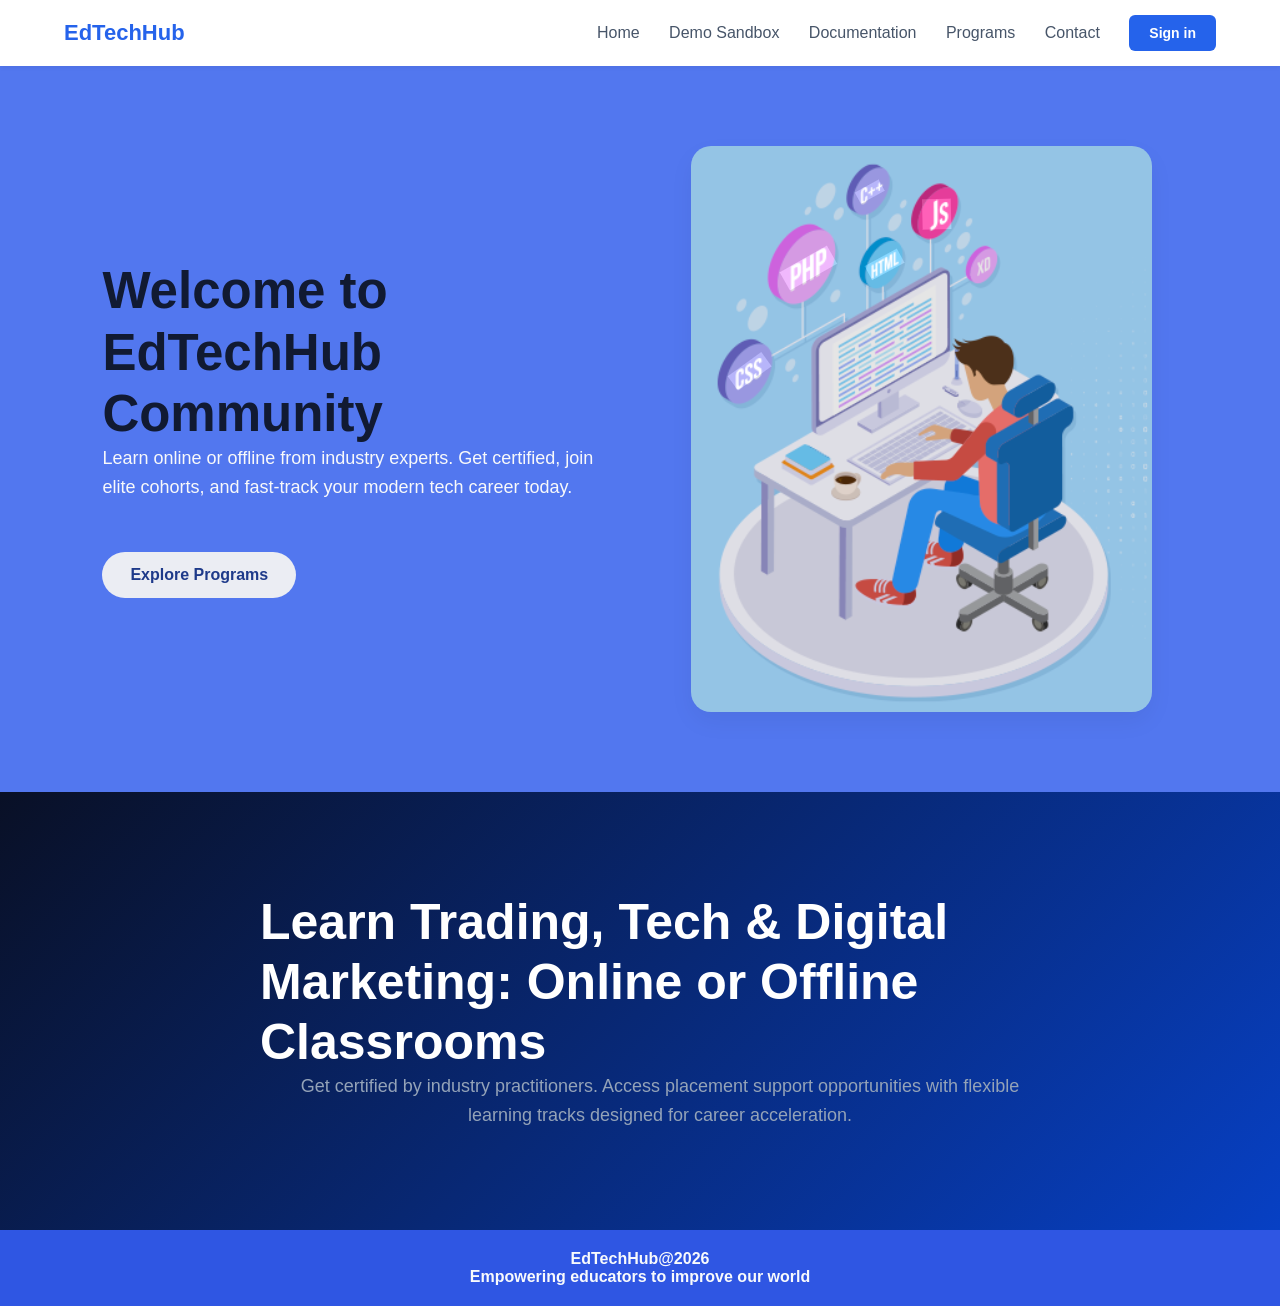
<file: index.html>
<!DOCTYPE html>  
<html lang="en">
<head>
    <meta charset="UTF-8">
    <meta name="viewport" content="width=device-width, initial-scale=1.0">
    <title>EdTechHub - Home Page</title>
    <link rel="icon" href="logo.png">
    <link rel="stylesheet" href="styles.css">
</head>  

<body>
<header>
  <nav class="navbar">
        <a  class="logo">EdTechHub</a>
        <div class="nav-links">
            <a href="index.html" id="nav-home" class="active">Home</a>
            <a href="/Pages/demo.html" id="nav-demo"  >Demo Sandbox</a>
            <a href="/Pages/readme.html" id="nav-doc">Documentation</a>
            <a href="/Pages/courses.html">Programs</a>
            <a href="/Pages/contact.html">Contact</a>
           
            <form action="form.html" style="display: inline;">
                <button class="signin-btn" type="submit">Sign in</button>
            </form>
        </div>
    </nav>
</header>
    
<section class="home-top">
  <div class="home-content">
    <h1 class="home-title">Welcome to EdTechHub Community</h1>
    <p class="home-description">Learn online or offline from industry experts. Get certified, join elite cohorts, and fast-track your modern tech career today.</p>
    <a href="/Pages/courses.html" class="home-cta">Explore Programs</a>
  </div>
  
  <div class="home-image-container">
    <img src="/Img/welcome.png" alt="Tech Learning Dashboard" class="home-image">
  </div>
</section>
   
    <header class="hero-section">
        <div class="hero-content">
            <h1 class="hero-title"> Learn Trading, Tech & Digital Marketing: Online or Offline Classrooms</h1>
            <p class="hero-subtitle">Get certified by industry practitioners. Access placement support opportunities with flexible learning tracks designed for career acceleration.</p>
        </div>
    </header>
    <footer>
        <div class="footer">
        <h4>EdTechHub@2026 <br>Empowering educators to improve our world</h4>
        </div>
    </footer>   
</body>
</html>
</file>
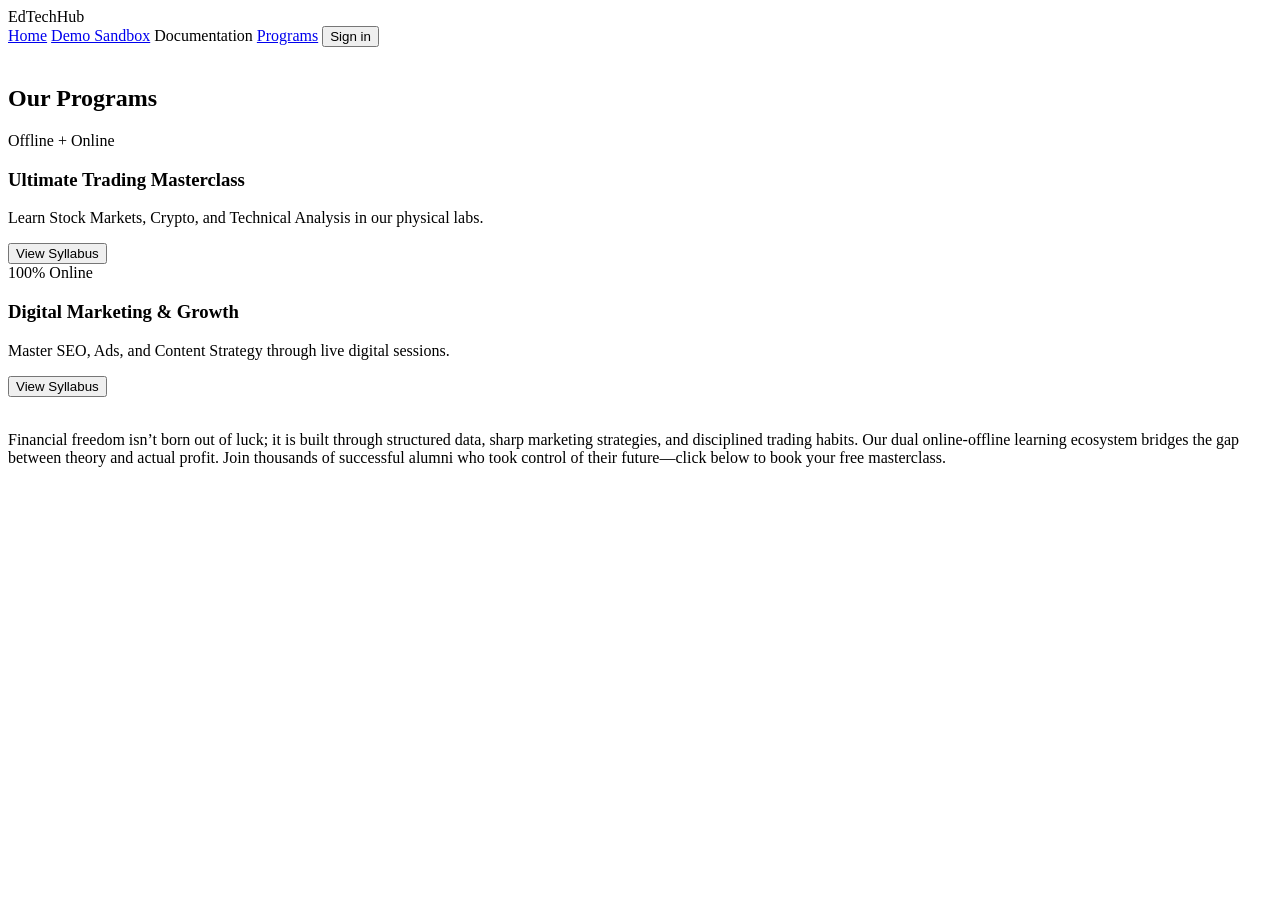
<file: courses.html>
<!DOCTYPE html>
<html lang="en">
<head>
    <meta charset="UTF-8">
    <meta name="viewport" content="width=device-width, initial-scale=1.0">
    <title>EdTechHub - Live Interactive Demo Sandbox</title>
</head>
<body>
       <nav class="navbar">
        <a  class="logo">EdTechHub</a>
        <div class="nav-links">
            <a href="index.html" id="nav-home" class="active">Home</a>
            <a id="nav-demo" href="demo.html" >Demo Sandbox</a>
            <a id="nav-doc">Documentation</a>
            <a href="courses.html">Programs</a>
            <!-- <a href="#">Offline Centres</a> -->
           
            <form action="form.html" style="display: inline;">
                <button class="signin-btn" type="submit">Sign in</button>
            </form>
        </div>
    </nav>
    <br>
 <section class="courses">
    <h1>Our Programs</h1>
    <form>
     <div class="card">
      <span class="badge offline">Offline + Online</span>
      <h3>Ultimate Trading Masterclass</h3>
      <p>Learn Stock Markets, Crypto, and Technical Analysis in our physical labs.</p>
      <button class="btn" type="submit">View Syllabus</button>
    </div>

    </form>
    <div class="card">
      <span class="badge online">100% Online</span>
      <h3>Digital Marketing & Growth</h3>
      <p>Master SEO, Ads, and Content Strategy through live digital sessions.</p>
      <button class="btn">View Syllabus</button>
    </div>

     </div>
    </section>
    <br>
    <div class="sss" > 
    <p>Financial freedom isn’t born out of luck; it is built through structured data, sharp marketing strategies, and disciplined trading habits. Our dual online-offline learning ecosystem bridges the gap between theory and actual profit. Join thousands of successful alumni who took control of their future—click below to book your free masterclass.</p>
    </div>
   
    

</body>
</file>
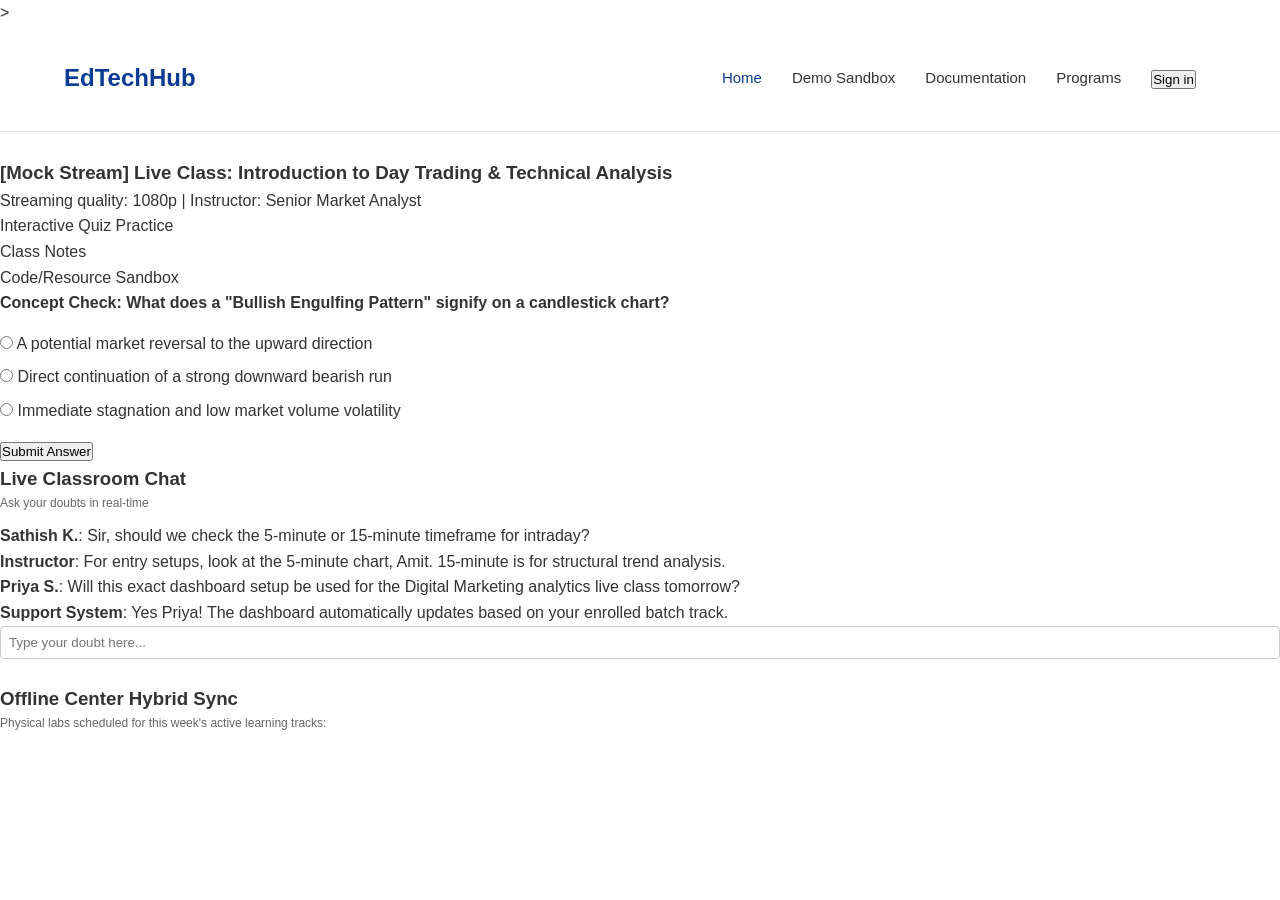
<file: demo.html>
<!DOCTYPE html>
<html lang="en">
<head>
    <meta charset="UTF-8">
    <meta name="viewport" content="width=device-width, initial-scale=1.0">
    ><title>EdTechHub - Live Interactive Demo Sandbox</title>
    <link rel="stylesheet" href="demo.css">
</head>


<body>

    <header>
         <nav class="navbar">
        <a  class="logo">EdTechHub</a>
        <div class="nav-links">
            <a href="index.html" id="nav-home" class="active">Home</a>
            <a id="nav-demo" href="demo.html" >Demo Sandbox</a>
            <a id="nav-doc">Documentation</a>
            <a href="courses.html">Programs</a>
            <a href="#"></a>
           
            <form action="form.html" style="display: inline;">
                <button class="signin-btn" type="submit">Sign in</button>
            </form>
        </div>
    </nav>
    <br>
    </header>

        

    <div class="container">
        <div class="main-content">
            <div class="video-placeholder">
                <h3>[Mock Stream] Live Class: Introduction to Day Trading & Technical Analysis</h3>
                <p>Streaming quality: 1080p | Instructor: Senior Market Analyst</p>
            </div>

            <div class="tabs">
                <div class="tab active">Interactive Quiz Practice</div>
                <div class="tab">Class Notes</div>
                <div class="tab">Code/Resource Sandbox</div>
            </div>

            <div class="interactive-box">
                <h4>Concept Check: What does a "Bullish Engulfing Pattern" signify on a candlestick chart?</h4>
                <div style="margin: 15px 0;">
                    <label style="display:block; margin-bottom:8px;"><input type="radio" name="quiz"> A potential market reversal to the upward direction</label>
                    <label style="display:block; margin-bottom:8px;"><input type="radio" name="quiz"> Direct continuation of a strong downward bearish run</label>
                    <label style="display:block; margin-bottom:8px;"><input type="radio" name="quiz"> Immediate stagnation and low market volume volatility</label>
                </div>
                <button class="btn">Submit Answer</button>
            </div>
        </div>

        <div class="sidebar">
            <h3>Live Classroom Chat</h3>
            <p style="font-size: 12px; color: #666; margin-bottom: 10px;">Ask your doubts in real-time</p>
            
            <div class="chat-box">
                <div class="chat-msg"><strong>Sathish K.</strong>: Sir, should we check the 5-minute or 15-minute timeframe for intraday?</div>
                <div class="chat-msg"><strong>Instructor</strong>: For entry setups, look at the 5-minute chart, Amit. 15-minute is for structural trend analysis.</div>
                <div class="chat-msg"><strong>Priya S.</strong>: Will this exact dashboard setup be used for the Digital Marketing analytics live class tomorrow?</div>
                <div class="chat-msg"><strong>Support System</strong>: Yes Priya! The dashboard automatically updates based on your enrolled batch track.</div>
        </div>
            
            <input type="text" placeholder="Type your doubt here..." style="width:100%; padding:8px; border:1px solid #ccc; border-radius:4px; margin-bottom:25px;">

            <h3>Offline Center Hybrid Sync</h3>
            <p style="font-size: 12px; color: #666;">Physical labs scheduled for this week's active learning tracks:</p>
        </body>
</file>
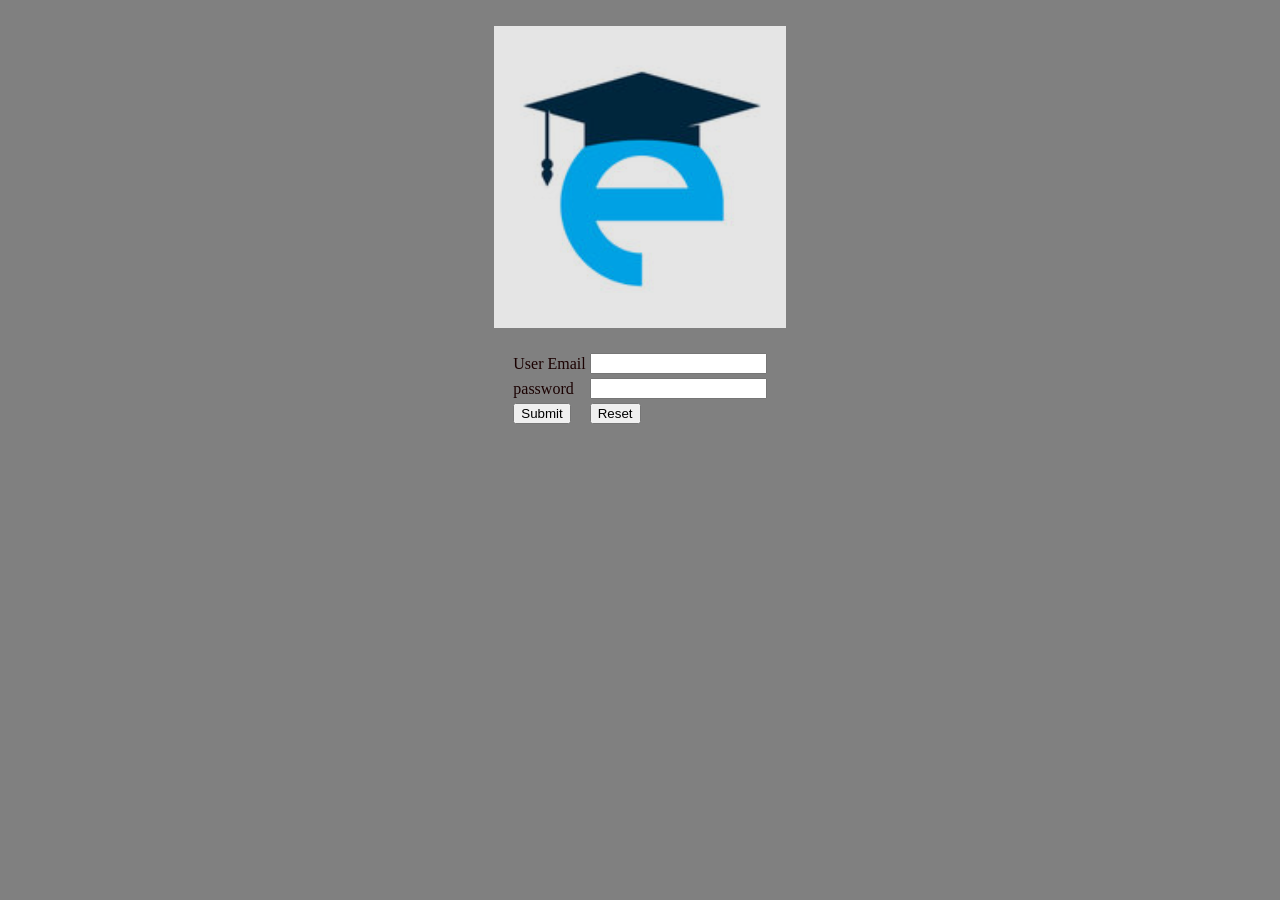
<file: form.html>
<!DOCTYPE html>
<html lang="en">
<head>
    <meta charset="UTF-8">
    <meta name="viewport" content="width=device-width, initial-scale=2.0">
    <title>Sign In</title>
</head>
<body bgcolor="grey" style="color:rgb(26, 1, 1) "> 
    <br>
<center>
    
         <img src="logo.png" alt="logo">
  <form>
    <table>

      <tr>
        <td> User Email</td> <td><input type="email"></td>
      </tr>

      <tr>
        <td>password</td> <td><input type="password"></td>
      </tr>
      <br>
      <tr>
        <td><input type="submit"></td> <td><input type="reset"></td>
      </tr>
    </table>
  </form>
   
</center>
</body>
</html>

</html>
</file>
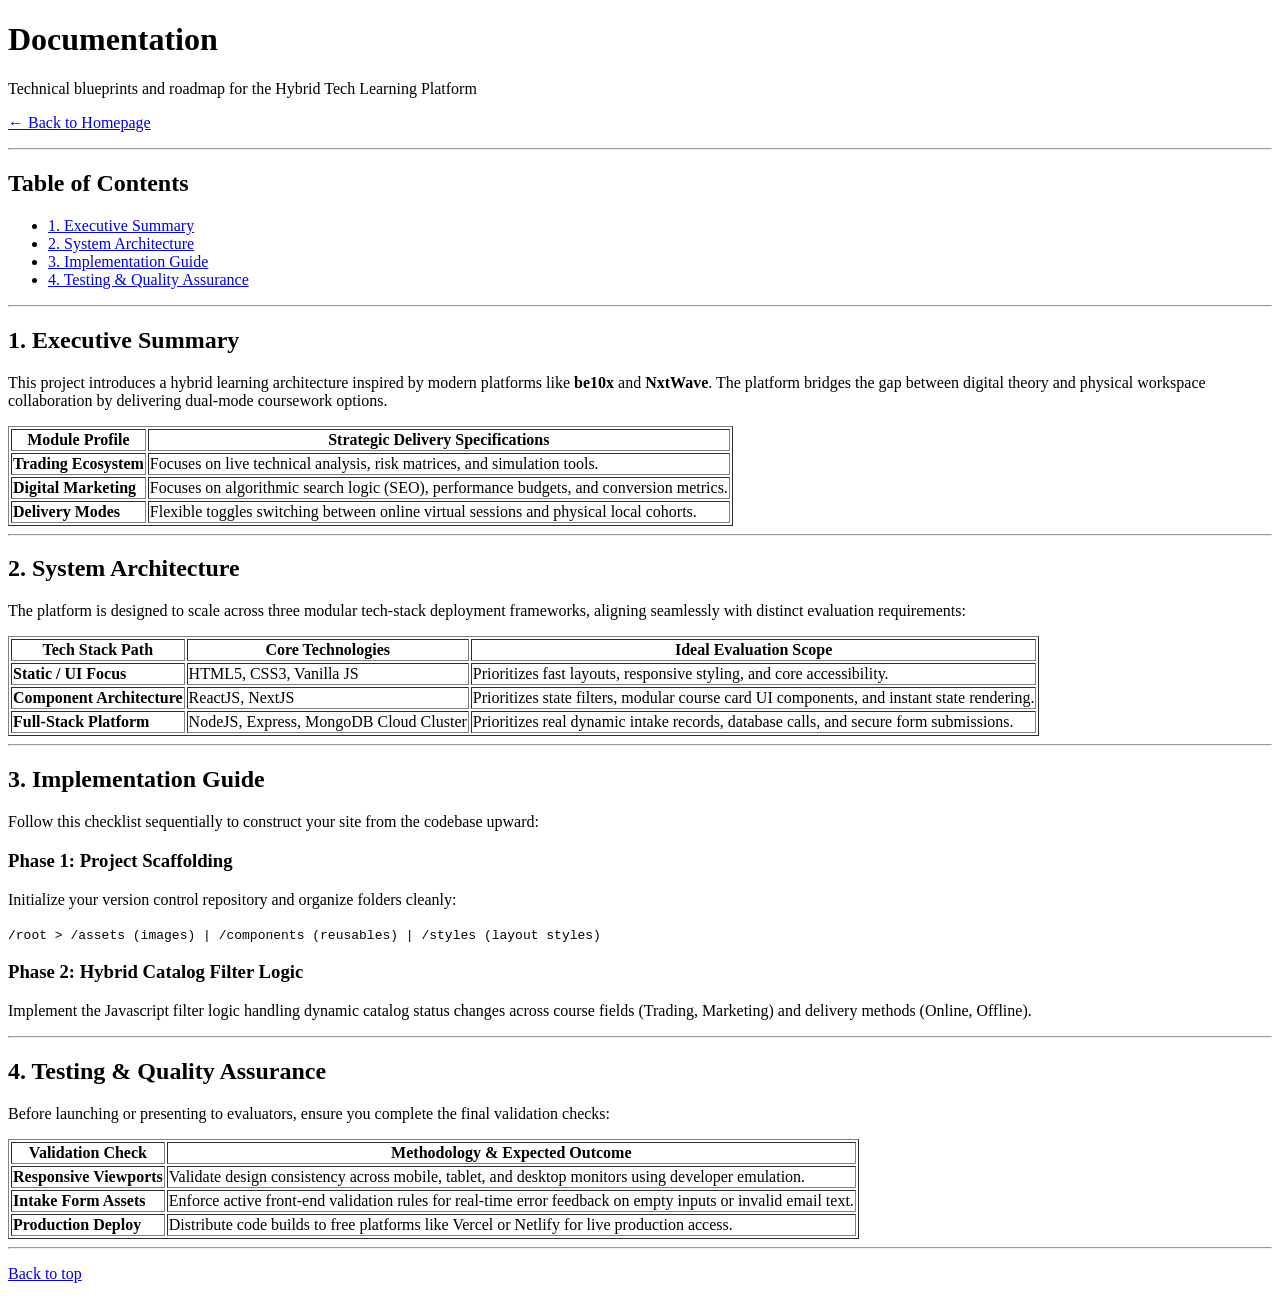
<file: readme.html>
<!DOCTYPE html>
<html lang="en">
<head>
    <meta charset="UTF-8">
    <meta name="viewport" content="width=device-width, initial-scale=1.0">
    <title>EdTechHub -Documentation </title>
</head>
<body>

    <header>
        <h1>Documentation</h1>
        <p>Technical blueprints and roadmap for the Hybrid Tech Learning Platform</p>
        <p><a href="index.html">← Back to Homepage</a></p>
    </header>

    <hr>

    <nav>
        <h2>Table of Contents</h2>
        <ul>
            <li><a href="#summary">1. Executive Summary</a></li>
            <li><a href="#architecture">2. System Architecture</a></li>
            <li><a href="#implementation">3. Implementation Guide</a></li>
            <li><a href="#testing">4. Testing & Quality Assurance</a></li>
        </ul>
    </nav>

    <hr>

    <main>

        <section id="summary">
            <h2>1. Executive Summary</h2>
            <p>This project introduces a hybrid learning architecture inspired by modern platforms like <strong>be10x</strong> and <strong>NxtWave</strong>. The platform bridges the gap between digital theory and physical workspace collaboration by delivering dual-mode coursework options.</p>
            
            <table border="1">
                <thead>
                    <tr>
                        <th>Module Profile</th>
                        <th>Strategic Delivery Specifications</th>
                    </tr>
                </thead>
                <tbody>
                    <tr>
                        <td><strong>Trading Ecosystem</strong></td>
                        <td>Focuses on live technical analysis, risk matrices, and simulation tools.</td>
                    </tr>
                    <tr>
                        <td><strong>Digital Marketing</strong></td>
                        <td>Focuses on algorithmic search logic (SEO), performance budgets, and conversion metrics.</td>
                    </tr>
                    <tr>
                        <td><strong>Delivery Modes</strong></td>
                        <td>Flexible toggles switching between online virtual sessions and physical local cohorts.</td>
                    </tr>
                </tbody>
            </table>
        </section>

        <hr>

        <section id="architecture">
            <h2>2. System Architecture</h2>
            <p>The platform is designed to scale across three modular tech-stack deployment frameworks, aligning seamlessly with distinct evaluation requirements:</p>
            
            <table border="1">
                <thead>
                    <tr>
                        <th>Tech Stack Path</th>
                        <th>Core Technologies</th>
                        <th>Ideal Evaluation Scope</th>
                    </tr>
                </thead>
                <tbody>
                    <tr>
                        <td><strong>Static / UI Focus</strong></td>
                        <td>HTML5, CSS3, Vanilla JS</td>
                        <td>Prioritizes fast layouts, responsive styling, and core accessibility.</td>
                    </tr>
                    <tr>
                        <td><strong>Component Architecture</strong></td>
                        <td>ReactJS, NextJS</td>
                        <td>Prioritizes state filters, modular course card UI components, and instant state rendering.</td>
                    </tr>
                    <tr>
                        <td><strong>Full-Stack Platform</strong></td>
                        <td>NodeJS, Express, MongoDB Cloud Cluster</td>
                        <td>Prioritizes real dynamic intake records, database calls, and secure form submissions.</td>
                    </tr>
                </tbody>
            </table>
        </section>

        <hr>

        <section id="implementation">
            <h2>3. Implementation Guide</h2>
            <p>Follow this checklist sequentially to construct your site from the codebase upward:</p>
            
            <h3>Phase 1: Project Scaffolding</h3>
            <p>Initialize your version control repository and organize folders cleanly:</p>
            <p><code>/root &gt; /assets (images) | /components (reusables) | /styles (layout styles)</code></p>

            <h3>Phase 2: Hybrid Catalog Filter Logic</h3>
            <p>Implement the Javascript filter logic handling dynamic catalog status changes across course fields (Trading, Marketing) and delivery methods (Online, Offline).</p>
        </section>

        <hr>

        <section id="testing">
            <h2>4. Testing & Quality Assurance</h2>
            <p>Before launching or presenting to evaluators, ensure you complete the final validation checks:</p>
            
            <table border="1">
                <thead>
                    <tr>
                        <th>Validation Check</th>
                        <th>Methodology & Expected Outcome</th>
                    </tr>
                </thead>
                <tbody>
                    <tr>
                        <td><strong>Responsive Viewports</strong></td>
                        <td>Validate design consistency across mobile, tablet, and desktop monitors using developer emulation.</td>
                    </tr>
                    <tr>
                        <td><strong>Intake Form Assets</strong></td>
                        <td>Enforce active front-end validation rules for real-time error feedback on empty inputs or invalid email text.</td>
                    </tr>
                    <tr>
                        <td><strong>Production Deploy</strong></td>
                        <td>Distribute code builds to free platforms like Vercel or Netlify for live production access.</td>
                    </tr>
                </tbody>
            </table>
        </section>

    </main>

    <hr>

    <footer>
        <p><a href="#top">Back to top</a></p>
    </footer>

</body>
</html>
</file>
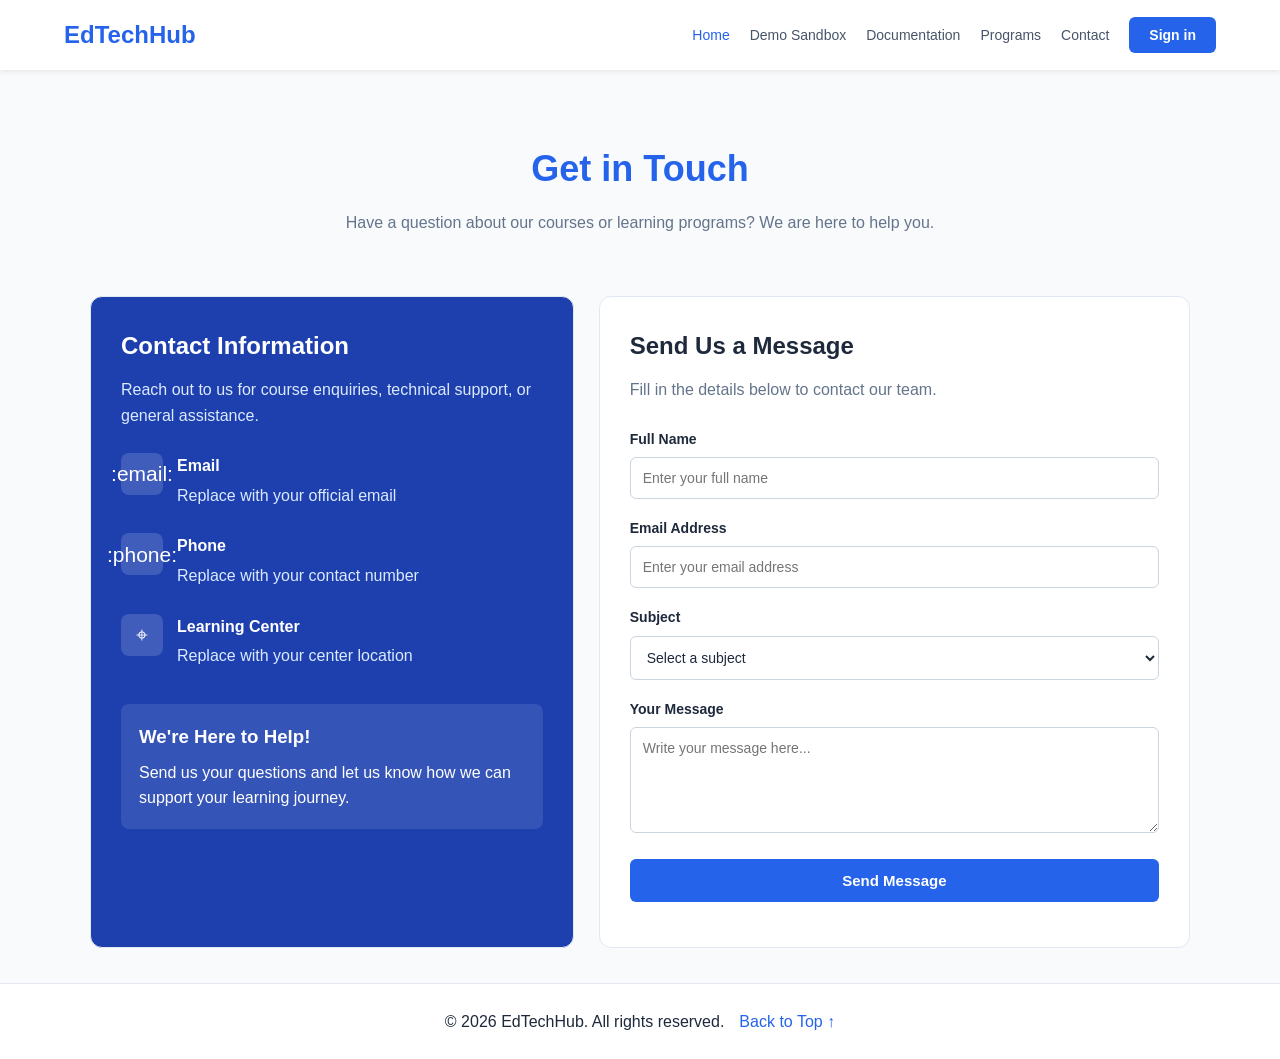
<file: Pages/contact.html>
<!DOCTYPE html>
<html lang="en">
    <head>
        <meta charset="UTF-8">
        <meta name="viewport" content="width=device-width, initial-scale=1.0">
        <title>EdTechHub - Contact Us</title>
        <link rel="stylesheet" href="/Styles/contact.css">
    </head>
    
    <div class="navbar">
        <a class="logo">EdTechHub</a>
        <div class="nav-links">
            <a href="/index.html" id="nav-home" class="active">Home</a>
            <a href="/Pages/demo.html" id="nav-demo"  >Demo Sandbox</a>
            <a href="/Pages/readme.html" id="nav-doc">Documentation</a>
            <a href="/Pages/courses.html">Programs</a>  
            <a href="/Pages/contact.html">Contact</a>

           <form action="form.html" style="display: inline;">
                <button class="signin-btn" type="submit">Sign in</button>
            </form>
        </div>
    </div>

    </header>

    <main>

        <section class="contact-hero">
            <h1>Get in Touch</h1>

            <p>
                Have a question about our courses or learning programs?
                We are here to help you.
            </p>
        </section>

        <section class="contact-container">

            <div class="contact-info">

                <h2>Contact Information</h2>

                <p>
                    Reach out to us for course enquiries,
                    technical support, or general assistance.
                </p>

                <div class="info-item">
                    <span class="info-icon">:email:</span>
                    <div>
                        <h3>Email</h3>
                        <p>Replace with your official email</p>
                    </div>
                </div>

                <div class="info-item">
                    <span class="info-icon">:phone:</span>
                    <div>
                        <h3>Phone</h3>
                        <p>Replace with your contact number</p>
                    </div>
                </div>

                <div class="info-item">
                    <span class="info-icon">⌖</span>
                    <div>
                        <h3>Learning Center</h3>
                        <p>Replace with your center location</p>
                    </div>
                </div>

                <div class="contact-note">
                    <h3>We're Here to Help!</h3>
                    <p>
                        Send us your questions and let us know
                        how we can support your learning journey.
                    </p>
                </div>

            </div>

            
            <div class="contact-form-box">

                <h2>Send Us a Message</h2>

                <p class="form-description">
                    Fill in the details below to contact our team.
                </p>

                <form id="contact-form">

                    <div class="form-group">
                        <label for="name">Full Name</label>

                        <input
                            type="text"
                            id="name"
                            name="name"
                            placeholder="Enter your full name"
                            required
                            minlength="2">
                    </div>

                    <div class="form-group">
                        <label for="email">Email Address</label>

                        <input
                            type="email"
                            id="email"
                            name="email"
                            placeholder="Enter your email address"
                            required>
                    </div>

                    <div class="form-group">
                        <label for="subject">Subject</label>

                        <select id="subject" name="subject" required>
                            <option value="">Select a subject</option>
                            <option value="course">Course Enquiry</option>
                            <option value="technical">Technical Support</option>
                            <option value="admission">Admission Enquiry</option>
                            <option value="other">Other</option>
                        </select>
                    </div>

                    <div class="form-group">
                        <label for="message">Your Message</label>

                        <textarea
                            id="message"
                            name="message"
                            rows="5"
                            placeholder="Write your message here..."
                            required
                            minlength="10"></textarea>
                    </div>

                    <button type="submit" class="submit-btn">
                        Send Message
                    </button>

                </form>

                <p id="form-status" class="form-status"
                   aria-live="polite"></p>

            </div>

        </section>

    </main>

    
    <footer class="footer">
        <p>&copy; 2026 EdTechHub. All rights reserved.</p>
        <a href="#top">Back to Top ↑</a>
    </footer>

</body>
</html>
</file>
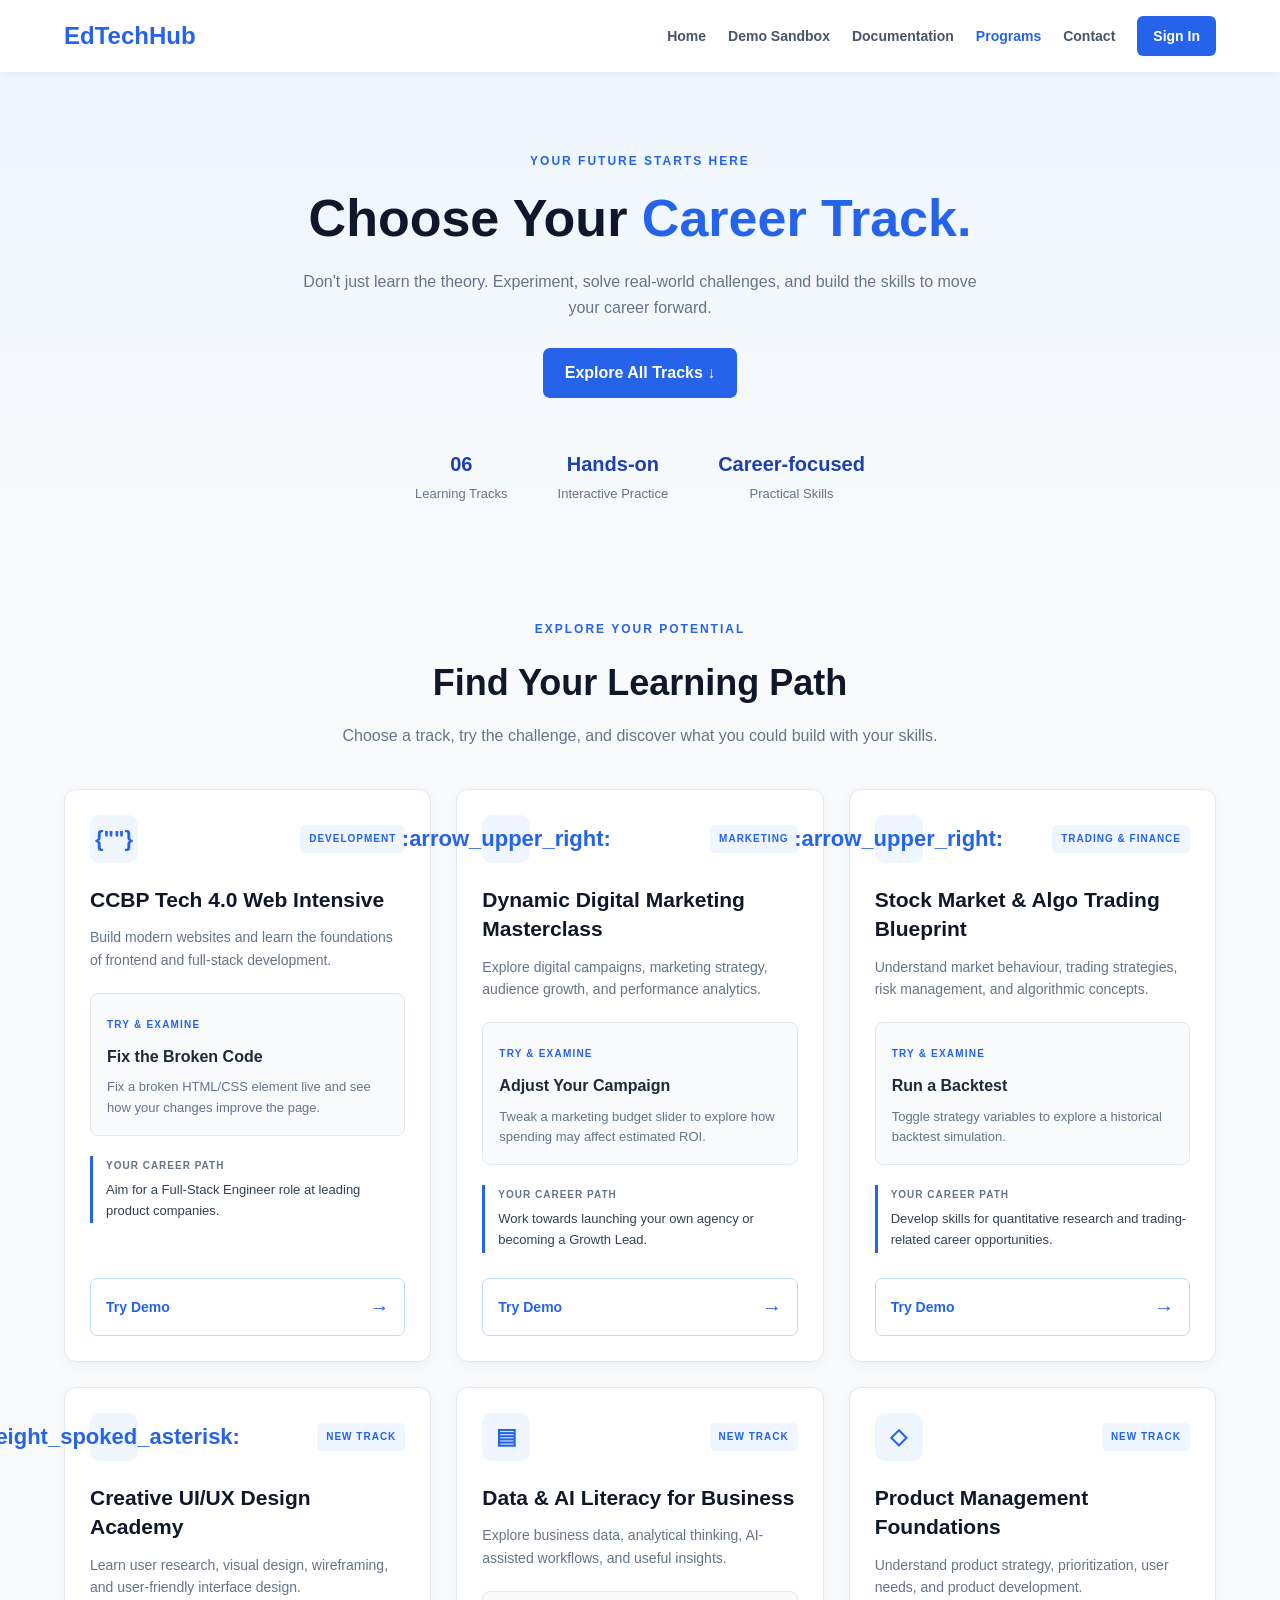
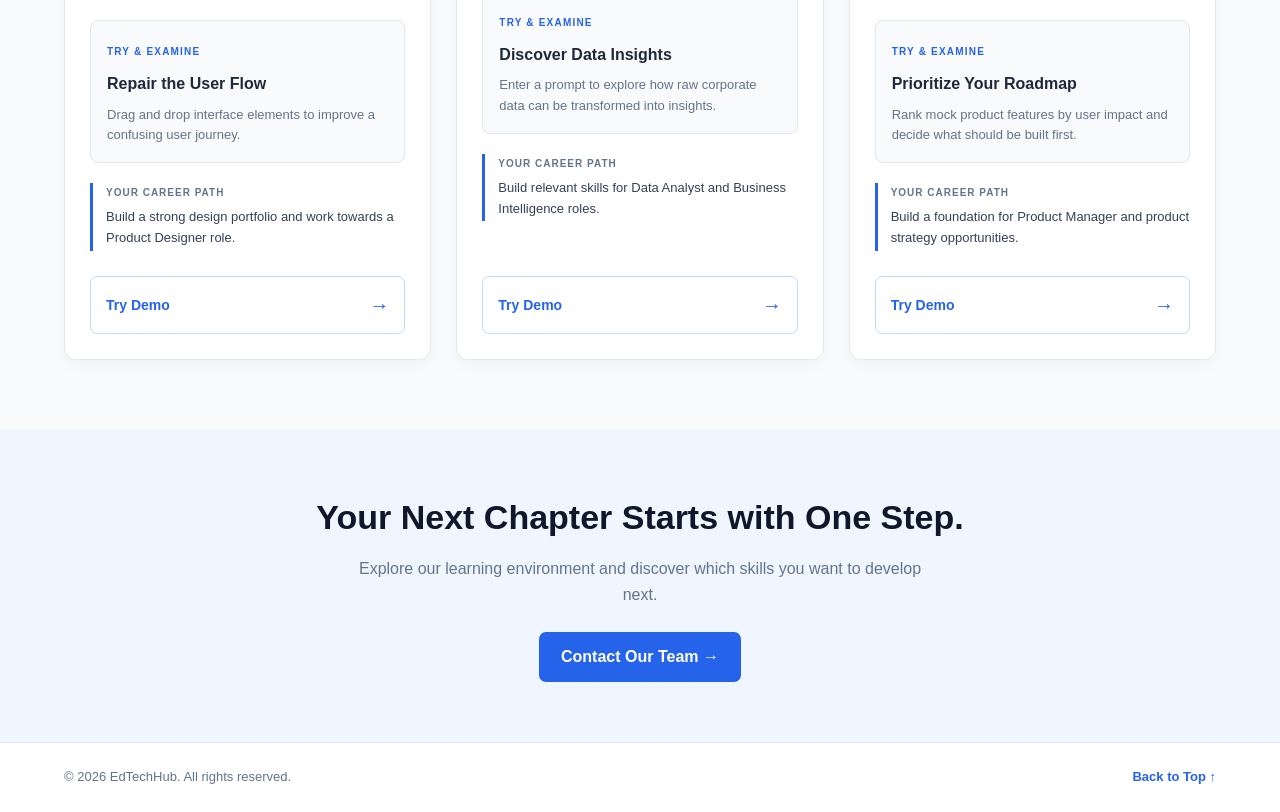
<file: Pages/courses.html>
<!-- <!DOCTYPE html>
<html lang="en">
<head>
    <meta charset="UTF-8">
    <meta name="viewport" content="width=device-width, initial-scale=1.0">
    <title>EdTechHub - Live Interactive Demo Sandbox</title>
</head>
<body>
       <nav class="navbar">
        <a  class="logo">EdTechHub</a>
        <div class="nav-links">
            <a href="/index.html" id="nav-home" class="active">Home</a>
            <a href="/Pages/demo.html" id="nav-demo"  >Demo Sandbox</a>
            <a href="/Pages/readme.html" id="nav-doc">Documentation</a>
            <a href="/Pages/courses.html">Programs</a>
            <a href="/Pages/contact.html">Contact</a>
            
            <form action="form.html" style="display: inline;">
                <button class="signin-btn" type="submit">Sign in</button>
            </form>
        </div>
    </nav>
    <section class="hero-description">
    <h1>Explore Our Programs</h1>
    <p class="lead-text">
        Accelerate your career with industry-mapped coding tracks. Master frontend 
        architecture, deploy live applications, and test your logic in our secure sandbox.
    </p>
     <div class="course-grid" id="courseGrid">
            
            <div class="course-card" data-modes="online,offline">
                <div>
                    <div class="card-header">
                        <span class="category-badge">Trading & Finance</span>
                        <span class="rating">⭐ 4.9</span>
                    </div>
                    <h3 class="course-title">Stock Market & amp; Algo Trading Blueprint</h3>
                    <p class="duration">⏱️ 3 Months Course Duration</p>
                    <div class="modes-container">
                        <span class="mode-badge mode-online">🌐 Live Online</span>
                        <span class="mode-badge mode-offline">🏫 Classroom Available</span>
                    </div>
                </div> 
                <div class="card-actions">
                    <a href="#" class="action-btn btn-secondary">Syllabus</a>
                    <a href="#" class="action-btn btn-primary">Details</a>
                </div>
            </div>
            <br>

            <div class="course-card" data-modes="online">
                <div>
                    <div class="card-header">
                        <span class="category-badge">Marketing</span>
                        <span class="rating">⭐ 4.8</span>
                    </div>
                    <h3 class="course-title">Dynamic Digital Marketing Masterclass</h3>
                    <p class="duration">⏱️ 4 Months Course Duration</p>
                    <div class="modes-container">
                        <span class="mode-badge mode-online">🌐 Live Online Only</span>
                    </div>
                </div>
                <div class="card-actions">
                    <a href="#" class="action-btn btn-secondary">Syllabus</a>
                    <a href="#" class="action-btn btn-primary">Details</a>
                </div>
            </div>
            <br>

            <div class="course-card" data-modes="offline">
                <div>
                    <div class="card-header">
                        <span class="category-badge">Web Development</span>
                        <span class="rating">⭐ 4.7</span>
                    </div>
                    <h3 class="course-title">CCBP Tech 4.0 Web Intensive</h3>
                    <p class="duration">⏱️ 6 Months Course Duration</p>
                    <div class="modes-container">
                        <span class="mode-badge mode-offline">🏫 Classroom Only</span>
                    </div>
                </div>
                <div class="card-actions">
                    <a href="#" class="action-btn btn-secondary">Syllabus</a>
                    <a href="#" class="action-btn btn-primary">Details</a>
                </div>
            </div>
            <br>

        </div>
    </div>
    </section>
<style>
     * { box-sizing: border-box; margin: 0; padding: 0; font-family: 'Inter', sans-serif; }
        body { background-color: #f8fafc; color: #1e293b; padding-bottom: 60px; }

        .navbar {
            display: flex;
            justify-content: space-between;
            align-items: center;
            background: #ffffff;
            padding: 15px 5%;
            box-shadow: 0 2px 4px rgba(0,0,0,0.05);
            position: sticky;
            top: 0;
            z-index: 100;
        }
        .logo { font-size: 22px; font-weight: 700; color: #2563eb; text-decoration: none; }
        .nav-links a { margin-right: 25px; text-decoration: none; color: #475569; font-weight: 500; }
        .nav-links a:hover { color: #2563eb; }
        .cta-btn { background: #2563eb; color: #ffffff; padding: 10px 20px; border-radius: 6px; border: none; font-weight: 600; cursor: pointer; }
        .cta-btn:hover { background: #1d4ed8; }

        
</style> -->
<!DOCTYPE html>
<html lang="en">
<head>
    <meta charset="UTF-8">
    <meta name="viewport" content="width=device-width, initial-scale=1.0">

    <title>EdTechHub | Course Tracks</title>

    <link rel="stylesheet" href="/Styles/courses.css">
</head>
<body id="top">
    <nav class="navbar">
        <a href="/index.html" class="logo">EdTechHub</a>

        <div class="nav-links">
            <a href="/index.html">Home</a>
            <a href="/Pages/demo.html">Demo Sandbox</a>
            <a href="/Pages/readme.html">Documentation</a>
            <a href="/Pages/courses.html" class="active">Programs</a>
            <a href="/Pages/contact.html">Contact</a>
            <a href="/Pages/form.html" class="signin-btn">Sign In</a>
        </div>
    </nav>

    <header class="hero">
        <span class="eyebrow">YOUR FUTURE STARTS HERE</span>

        <h1>Choose Your <span>Career Track.</span></h1>

        <p>
            Don't just learn the theory. Experiment, solve real-world
            challenges, and build the skills to move your career forward.
        </p>

        <a href="#tracks" class="hero-btn">Explore All Tracks ↓</a>

        <div class="hero-stats">
            <div>
                <strong>06</strong>
                <span>Learning Tracks</span>
            </div>
            <div>
                <strong>Hands-on</strong>
                <span>Interactive Practice</span>
            </div>
            <div>
                <strong>Career-focused</strong>
                <span>Practical Skills</span>
            </div>
        </div>
    </header>

    <main id="tracks" class="courses-section">

        <div class="section-heading">
            <span class="eyebrow">EXPLORE YOUR POTENTIAL</span>
            <h2>Find Your Learning Path</h2>
            <p>
                Choose a track, try the challenge, and discover
                what you could build with your skills.
            </p>
        </div>

        <div class="course-grid">

            <article class="course-card">
                <div class="card-top">
                    <span class="course-icon">{"</>"}</span>
                    <span class="category">DEVELOPMENT</span>
                </div>

                <h3>CCBP Tech 4.0 Web Intensive</h3>

                <p class="course-description">
                    Build modern websites and learn the foundations
                    of frontend and full-stack development.
                </p>

                <div class="challenge">
                    <span class="challenge-label">TRY & EXAMINE</span>
                    <h4>Fix the Broken Code</h4>
                    <p>
                        Fix a broken HTML/CSS element live and
                        see how your changes improve the page.
                    </p>
                </div>

                <div class="career">
                    <span>YOUR CAREER PATH</span>
                    <p>
                        Aim for a Full-Stack Engineer role at
                        leading product companies.
                    </p>
                </div>

                <a href="/Pages/demo.html" class="course-btn">
                    Try Demo <span>→</span>
                </a>
            </article>

            <article class="course-card">
                <div class="card-top">
                    <span class="course-icon">:arrow_upper_right:</span>
                    <span class="category">MARKETING</span>
                </div>

                <h3>Dynamic Digital Marketing Masterclass</h3>

                <p class="course-description">
                    Explore digital campaigns, marketing strategy,
                    audience growth, and performance analytics.
                </p>

                <div class="challenge">
                    <span class="challenge-label">TRY & EXAMINE</span>
                    <h4>Adjust Your Campaign</h4>
                    <p>
                        Tweak a marketing budget slider to explore
                        how spending may affect estimated ROI.
                    </p>
                </div>

                <div class="career">
                    <span>YOUR CAREER PATH</span>
                    <p>
                        Work towards launching your own agency
                        or becoming a Growth Lead.
                    </p>
                </div>

                <a href="/Pages/demo.html" class="course-btn">
                    Try Demo <span>→</span>
                </a>
            </article>

            <article class="course-card">
                <div class="card-top">
                    <span class="course-icon">:arrow_upper_right:</span>
                    <span class="category">TRADING & FINANCE</span>
                </div>

                <h3>Stock Market & Algo Trading Blueprint</h3>

                <p class="course-description">
                    Understand market behaviour, trading strategies,
                    risk management, and algorithmic concepts.
                </p>

                <div class="challenge">
                    <span class="challenge-label">TRY & EXAMINE</span>
                    <h4>Run a Backtest</h4>
                    <p>
                        Toggle strategy variables to explore a
                        historical backtest simulation.
                    </p>
                </div>

                <div class="career">
                    <span>YOUR CAREER PATH</span>
                    <p>
                        Develop skills for quantitative research
                        and trading-related career opportunities.
                    </p>
                </div>

                <a href="/Pages/demo.html" class="course-btn">
                    Try Demo <span>→</span>
                </a>
            </article>

            <article class="course-card">
                <div class="card-top">
                    <span class="course-icon">:eight_spoked_asterisk:</span>
                    <span class="category">NEW TRACK</span>
                </div>

                <h3>Creative UI/UX Design Academy</h3>

                <p class="course-description">
                    Learn user research, visual design, wireframing,
                    and user-friendly interface design.
                </p>

                <div class="challenge">
                    <span class="challenge-label">TRY & EXAMINE</span>
                    <h4>Repair the User Flow</h4>
                    <p>
                        Drag and drop interface elements to improve
                        a confusing user journey.
                    </p>
                </div>

                <div class="career">
                    <span>YOUR CAREER PATH</span>
                    <p>
                        Build a strong design portfolio and work
                        towards a Product Designer role.
                    </p>
                </div>

                <a href="/Pages/demo.html" class="course-btn">
                    Try Demo <span>→</span>
                </a>
            </article>

            <article class="course-card">
                <div class="card-top">
                    <span class="course-icon">▤</span>
                    <span class="category">NEW TRACK</span>
                </div>

                <h3>Data & AI Literacy for Business</h3>

                <p class="course-description">
                    Explore business data, analytical thinking,
                    AI-assisted workflows, and useful insights.
                </p>

                <div class="challenge">
                    <span class="challenge-label">TRY & EXAMINE</span>
                    <h4>Discover Data Insights</h4>
                    <p>
                        Enter a prompt to explore how raw corporate
                        data can be transformed into insights.
                    </p>
                </div>

                <div class="career">
                    <span>YOUR CAREER PATH</span>
                    <p>
                        Build relevant skills for Data Analyst
                        and Business Intelligence roles.
                    </p>
                </div>

                <a href="/Pages/demo.html" class="course-btn">
                    Try Demo <span>→</span>
                </a>
            </article>

            <article class="course-card">
                <div class="card-top">
                    <span class="course-icon">◇</span>
                    <span class="category">NEW TRACK</span>
                </div>

                <h3>Product Management Foundations</h3>

                <p class="course-description">
                    Understand product strategy, prioritization,
                    user needs, and product development.
                </p>

                <div class="challenge">
                    <span class="challenge-label">TRY & EXAMINE</span>
                    <h4>Prioritize Your Roadmap</h4>
                    <p>
                        Rank mock product features by user impact
                        and decide what should be built first.
                    </p>
                </div>

                <div class="career">
                    <span>YOUR CAREER PATH</span>
                    <p>
                        Build a foundation for Product Manager
                        and product strategy opportunities.
                    </p>
                </div>

                <a href="/Pages/demo.html" class="course-btn">
                    Try Demo <span>→</span>
                </a>
            </article>

        </div>
    </main>

    <section class="final-cta">
        <h2>Your Next Chapter Starts with One Step.</h2>
        <p>
            Explore our learning environment and discover
            which skills you want to develop next.
        </p>
        <a href="/Pages/contact.html" class="hero-btn">
            Contact Our Team →
        </a>
    </section>

    <footer class="footer">
        <p>&copy; 2026 EdTechHub. All rights reserved.</p>
        <a href="#top">Back to Top ↑</a>
    </footer>

</body>
</html>
</file>
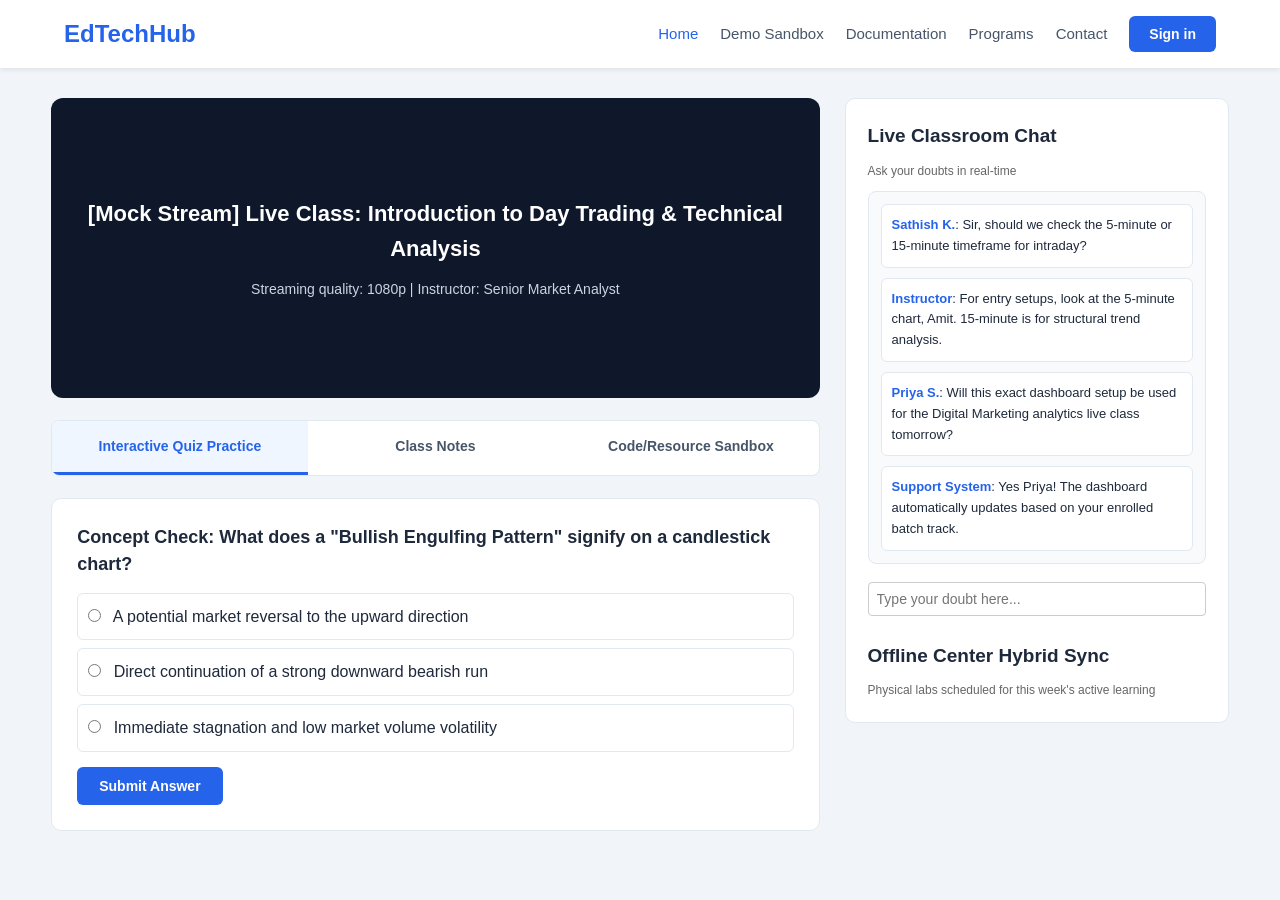
<file: Pages/demo.html>
<!DOCTYPE html>
<html lang="en">
<head>
    <meta charset="UTF-8">
    <meta name="viewport" content="width=device-width, initial-scale=1.0">
    <title>EdTechHub - Live Interactive Demo Sandbox</title>
    <link rel="stylesheet" href="/Styles/demo.css">
</head>


<body>


    <div class="navbar">
        <a class="logo">EdTechHub</a>
        <div class="nav-links">
            <a href="/index.html" id="nav-home" class="active">Home</a>
            <a href="/Pages/demo.html" id="nav-demo"  >Demo Sandbox</a>
            <a href="/Pages/readme.html" id="nav-doc">Documentation</a>
            <a href="/Pages/courses.html">Programs</a>  
            <a href="/Pages/contact.html">Contact</a>

           <form action="form.html" style="display: inline;">
                <button class="signin-btn" type="submit">Sign in</button>
            </form>
        </div>
    </div>
<div class="container">
        <div class="main-content">
            <div class="video-placeholder">
                <h3>[Mock Stream] Live Class: Introduction to Day Trading & Technical Analysis</h3>
                <p>Streaming quality: 1080p | Instructor: Senior Market Analyst</p>
            </div>

            <div class="tabs">
                <div class="tab active">Interactive Quiz Practice</div>
                <div class="tab">Class Notes</div>
                <div class="tab">Code/Resource Sandbox</div>
            </div>

            <div class="interactive-box">
                <h4>Concept Check: What does a "Bullish Engulfing Pattern" signify on a candlestick chart?</h4>
                <div style="margin: 15px 0;">
                    <label style="display:block; margin-bottom:8px;"><input type="radio" name="quiz"> A potential market reversal to the upward direction</label>
                    <label style="display:block; margin-bottom:8px;"><input type="radio" name="quiz"> Direct continuation of a strong downward bearish run</label>
                    <label style="display:block; margin-bottom:8px;"><input type="radio" name="quiz"> Immediate stagnation and low market volume volatility</label>
                </div>
                <button class="btn" onclick="alert('Demo Response Submitted! In production, this stores to the student database.')">Submit Answer</button>
            </div>
        </div>

        <div class="sidebar">
            <h3>Live Classroom Chat</h3>
            <p style="font-size: 12px; color: #666; margin-bottom: 10px;">Ask your doubts in real-time</p>
            
            <div class="chat-box">
                <div class="chat-msg"><strong>Sathish K.</strong>: Sir, should we check the 5-minute or 15-minute timeframe for intraday?</div>
                <div class="chat-msg"><strong>Instructor</strong>: For entry setups, look at the 5-minute chart, Amit. 15-minute is for structural trend analysis.</div>
                <div class="chat-msg"><strong>Priya S.</strong>: Will this exact dashboard setup be used for the Digital Marketing analytics live class tomorrow?</div>
                <div class="chat-msg"><strong>Support System</strong>: Yes Priya! The dashboard automatically updates based on your enrolled batch track.</div>
            </div>
            
            <input type="text" placeholder="Type your doubt here..." style="width:100%; padding:8px; border:1px solid #ccc; border-radius:4px; margin-bottom:25px;">

            <h3>Offline Center Hybrid Sync</h3>
            <p style="font-size: 12px; color: #666;">Physical labs scheduled for this week's active learning </p>
</file>
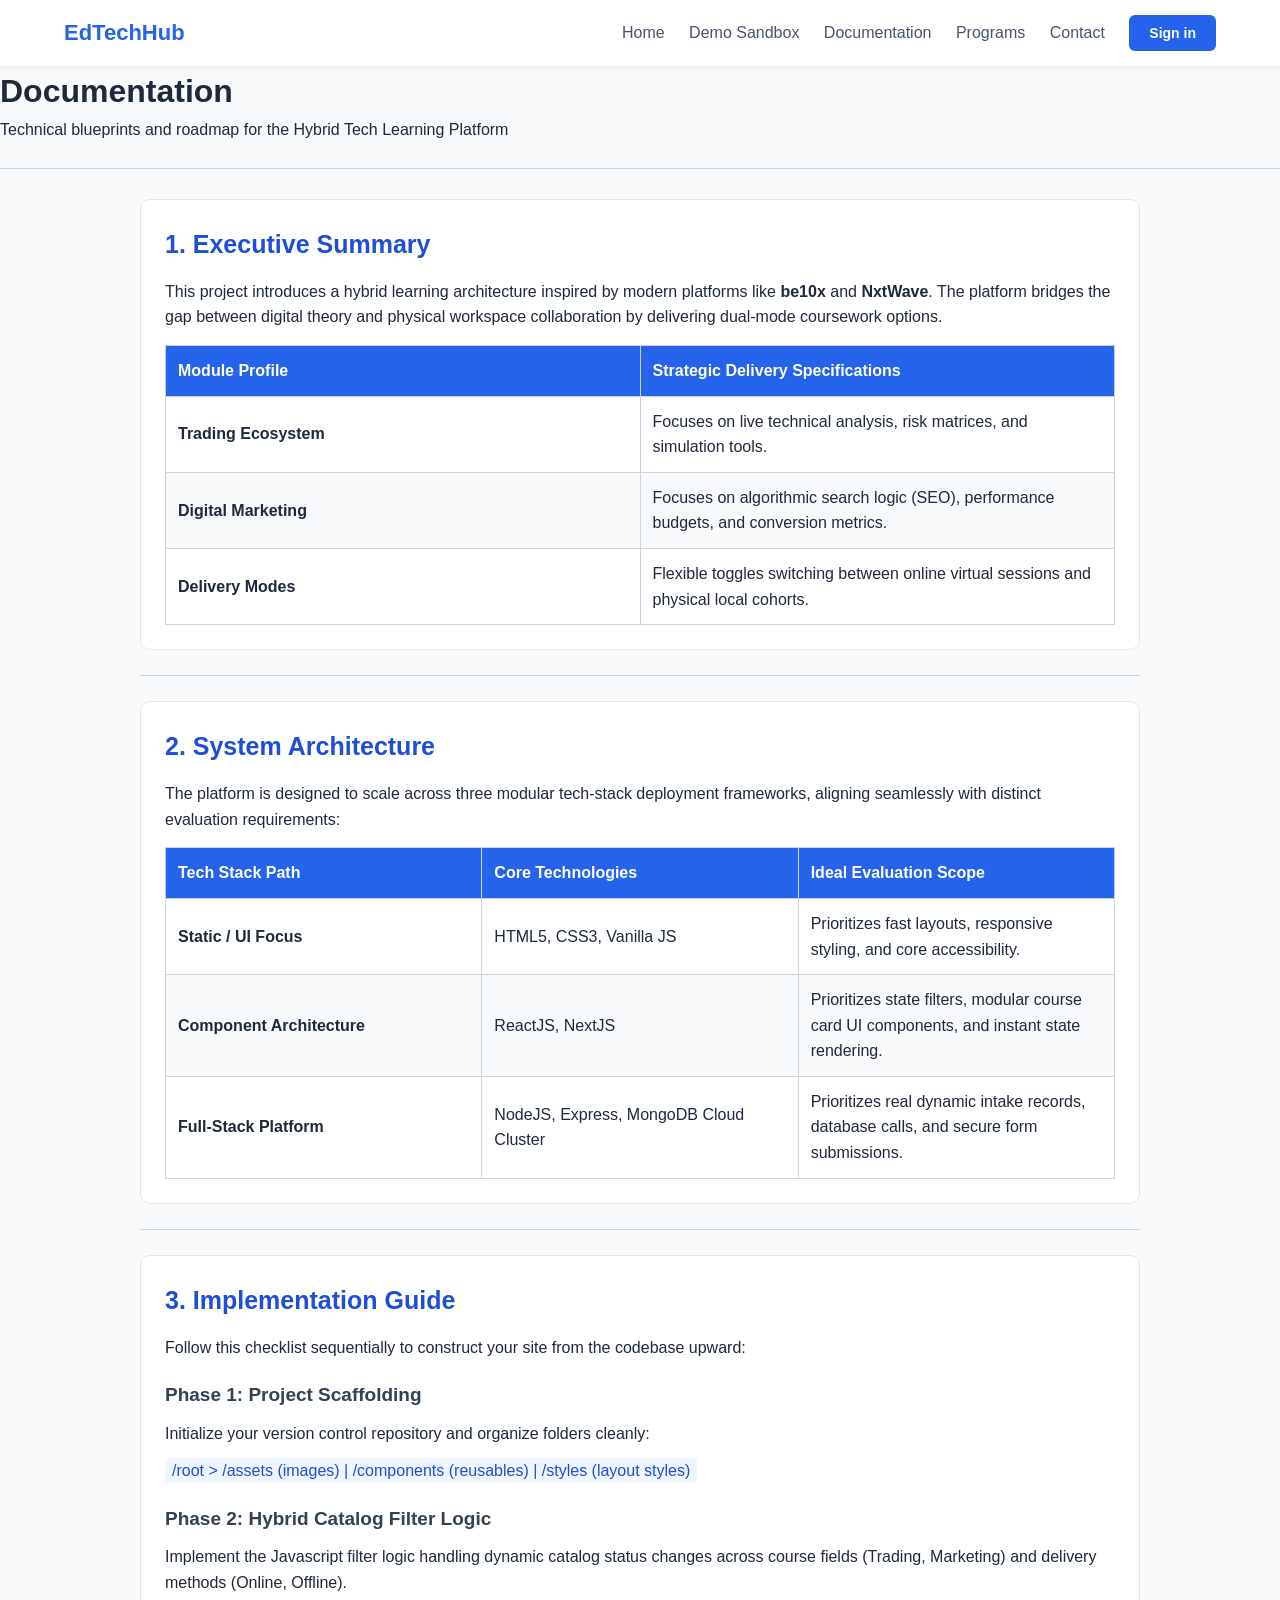
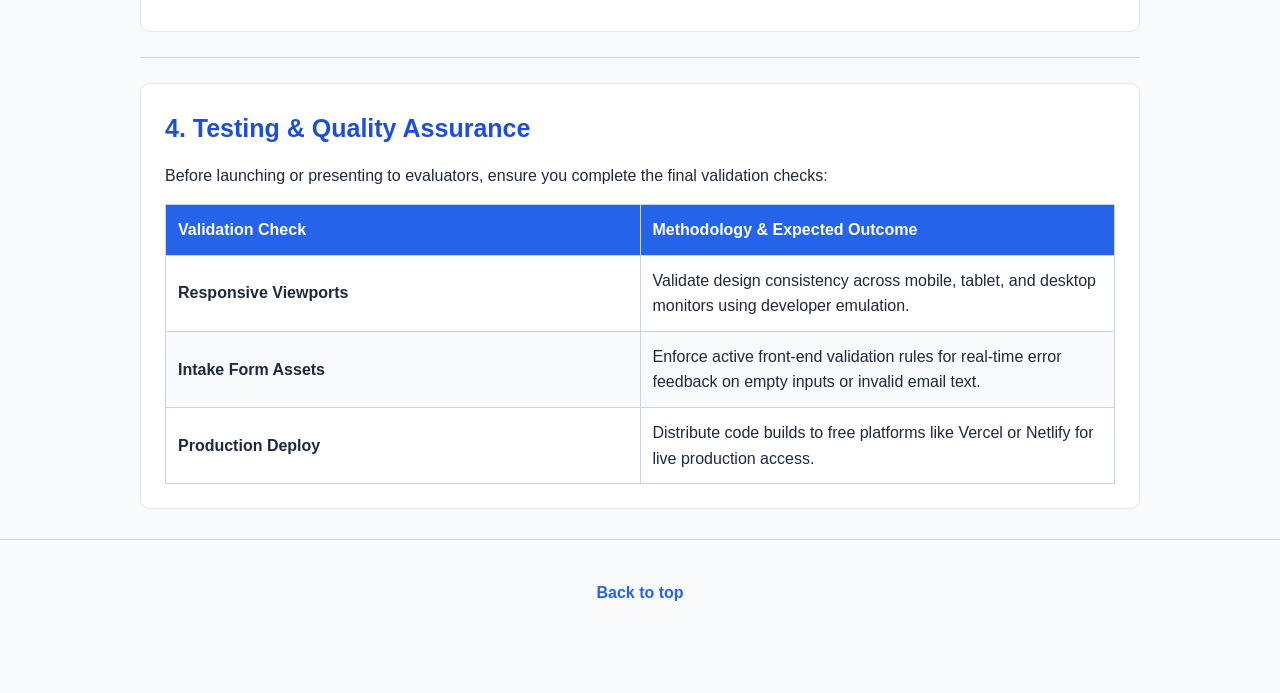
<file: Pages/readme.html>
<!DOCTYPE html>
<html lang="en">
<head>
    <meta charset="UTF-8">
    <meta name="viewport" content="width=device-width, initial-scale=1.0">
    <title>EdTechHub -Documentation </title>
    <link rel="stylesheet" href="/Styles/readme.css">
</head>
<body>
    <div class="navbar">
        <a class="logo">EdTechHub</a>
        <div class="nav-links">
            <a href="/index.html" id="nav-home" class="active">Home</a>
            <a href="/Pages/demo.html" id="nav-demo"  >Demo Sandbox</a>
            <a href="/Pages/readme.html" id="nav-doc">Documentation</a>
            <a href="/Pages/courses.html">Programs</a>
            <a href="/Pages/contact.html">Contact</a>
            <form action="form.html" style="display: inline;">
                <button class="signin-btn" type="submit">Sign in</button>
            </form>
        </div>
    </div>

    <header>
        <h1>Documentation</h1>
        <p>Technical blueprints and roadmap for the Hybrid Tech Learning Platform</p>
    </header>

    <hr>


    <main>

        <section id="summary">
            <h2>1. Executive Summary</h2>
            <p>This project introduces a hybrid learning architecture inspired by modern platforms like <strong>be10x</strong> and <strong>NxtWave</strong>. The platform bridges the gap between digital theory and physical workspace collaboration by delivering dual-mode coursework options.</p>
            
            <table border="1">
                <thead>
                    <tr>
                        <th>Module Profile</th>
                        <th>Strategic Delivery Specifications</th>
                    </tr>
                </thead>
                <tbody>
                    <tr>
                        <td><strong>Trading Ecosystem</strong></td>
                        <td>Focuses on live technical analysis, risk matrices, and simulation tools.</td>
                    </tr>
                    <tr>
                        <td><strong>Digital Marketing</strong></td>
                        <td>Focuses on algorithmic search logic (SEO), performance budgets, and conversion metrics.</td>
                    </tr>
                    <tr>
                        <td><strong>Delivery Modes</strong></td>
                        <td>Flexible toggles switching between online virtual sessions and physical local cohorts.</td>
                    </tr>
                </tbody>
            </table>
        </section>

        <hr>

        <section id="architecture">
            <h2>2. System Architecture</h2>
            <p>The platform is designed to scale across three modular tech-stack deployment frameworks, aligning seamlessly with distinct evaluation requirements:</p>
            
            <table border="1">
                <thead>
                    <tr>
                        <th>Tech Stack Path</th>
                        <th>Core Technologies</th>
                        <th>Ideal Evaluation Scope</th>
                    </tr>
                </thead>
                <tbody>
                    <tr>
                        <td><strong>Static / UI Focus</strong></td>
                        <td>HTML5, CSS3, Vanilla JS</td>
                        <td>Prioritizes fast layouts, responsive styling, and core accessibility.</td>
                    </tr>
                    <tr>
                        <td><strong>Component Architecture</strong></td>
                        <td>ReactJS, NextJS</td>
                        <td>Prioritizes state filters, modular course card UI components, and instant state rendering.</td>
                    </tr>
                    <tr>
                        <td><strong>Full-Stack Platform</strong></td>
                        <td>NodeJS, Express, MongoDB Cloud Cluster</td>
                        <td>Prioritizes real dynamic intake records, database calls, and secure form submissions.</td>
                    </tr>
                </tbody>
            </table>
        </section>

        <hr>

        <section id="implementation">
            <h2>3. Implementation Guide</h2>
            <p>Follow this checklist sequentially to construct your site from the codebase upward:</p>
            
            <h3>Phase 1: Project Scaffolding</h3>
            <p>Initialize your version control repository and organize folders cleanly:</p>
            <p><code>/root &gt; /assets (images) | /components (reusables) | /styles (layout styles)</code></p>

            <h3>Phase 2: Hybrid Catalog Filter Logic</h3>
            <p>Implement the Javascript filter logic handling dynamic catalog status changes across course fields (Trading, Marketing) and delivery methods (Online, Offline).</p>
        </section>

        <hr>

        <section id="testing">
            <h2>4. Testing & Quality Assurance</h2>
            <p>Before launching or presenting to evaluators, ensure you complete the final validation checks:</p>
            
            <table border="1">
                <thead>
                    <tr>
                        <th>Validation Check</th>
                        <th>Methodology & Expected Outcome</th>
                    </tr>
                </thead>
                <tbody>
                    <tr>
                        <td><strong>Responsive Viewports</strong></td>
                        <td>Validate design consistency across mobile, tablet, and desktop monitors using developer emulation.</td>
                    </tr>
                    <tr>
                        <td><strong>Intake Form Assets</strong></td>
                        <td>Enforce active front-end validation rules for real-time error feedback on empty inputs or invalid email text.</td>
                    </tr>
                    <tr>
                        <td><strong>Production Deploy</strong></td>
                        <td>Distribute code builds to free platforms like Vercel or Netlify for live production access.</td>
                    </tr>
                </tbody>
            </table>
        </section>

    </main>

    <hr>

    <footer>
        <p><a href="#top">Back to top</a></p>
    </footer>

</body>
</html>
</file>
<file: styles.css>
* {
  box-sizing: border-box;
  margin: 0;
  padding: 0;
  font-family: "Inter", sans-serif;
}
body {
  background-color: #f8fafc;
  color: #1e293b;
}

.navbar {
  display: flex;
  justify-content: space-between;
  align-items: center;
  background: #ffffff;
  padding: 15px 5%;
  box-shadow: 0 2px 4px rgba(0, 0, 0, 0.05);
  position: sticky;
  top: 0;
  z-index: 100;
}
.logo {
  font-size: 22px;
  font-weight: 700;
  color: #2563eb;
  text-decoration: none;
}
.nav-links a {
  margin-right: 25px;
  text-decoration: none;
  color: #475569;
  font-weight: 500;
}
.nav-links a:hover {
  color: #2563eb;
}
.signin-btn {
    background-color: #2563EB;
    color: #FFFFFF;
    border: none;
    padding: 10px 20px;
    border-radius: 6px;
    font-size: 14px;
    font-weight: bold;
    cursor: pointer;
}

.signin-btn:hover {
    background-color: #1D4ED8;
}
.hero-section {
  background: linear-gradient(135deg, #091026 0%, #0740c4 100%);
  color: #ffffff;
  padding: 80px 5%;
}
.hero-content {
  max-width: 800px;
  margin: 20px auto;
}
.hero-title {
  font-size: 50px;
  font-weight: 700;
  line-height: 1.2;
  margin-left: 20px;
}
.hero-subtitle {
  font-size: 18px;
  color: #94a3b8;
  text-align: center;
  margin-left: 40px;
  line-height: 1.6;
}

.home-top {
  display: flex;
  align-items: center;
  justify-content: space-between;
  background-color: #5277ef;
  font-family:
    system-ui,
    -apple-system,
    sans-serif;
  padding: 80px 8%;
  gap: 50px;
}

.home-content {
  flex: 1;
  max-width: 100%;
}

.home-title {
  font-size: 51px;
  font-weight: 800;
  line-height: 1.2;
  color: #070c15dd;
}

.home-description {
  font-size: 18px;
  line-height: 1.6;
  margin-bottom: 50px;
  color: #f8f9fa;
}

.home-cta {
  display: inline-block;
  background-color: #f1f2f4f6;
  color: #1e3a8a;
  padding: 14px 28px;
  border-radius: 50px;
  text-decoration: none;
  font-weight: 600;
  transition: background 0.2s ease;
}

.home-cta:hover {
  background-color: #1d4ed8;
}

.home-image-container {
  flex: 1;
  display: flex;
  justify-content: center;
}

.home-image {
  max-width: 100%;
  height: auto;
  border-radius: 20px;
  box-shadow: 0 10px 25px rgba(0, 0, 0, 0.05);
}
.footer{
   background-color: #2f56e3;
        text-align: center;
        padding: 20px ;
        font-family: Arial, Helvetica, sans-serif;
        color: #f8fafc;
        margin: None;
}
</file>
<file: demo.css>
* {
  margin: 0;
  padding: 0;
  box-sizing: border-box;
  font-family: "Segoe UI", Tahoma, Geneva, Verdana, sans-serif;
}

:root {
  --primary-blue: #0b3c95;
  --dark-blue: #072663;
  --text-dark: #333333;
  --text-light: #666666;
  --bg-light: #f8f9fa;
  --border-color: #dddddd;
}
body {
  background-color: #ffffff;
  color: var(--text-dark);
  line-height: 1.6;
}

.nav-links{
    display: flex;
    float: right;
    align-items: center;
    margin: 20px;
}
nav {
  display: flex;
  justify-content: space-between;
  align-items: center;
  padding: 20px 5%;
  border-bottom: 1px solid var(--border-color);
  background: #fff;
  position: sticky;
  top: 0;
  z-index: 1000;
}

nav div a {
  padding-left: 30px;
}

.logo {
  font-size: 24px;
  font-weight: 700;
  color: var(--primary-blue);
  cursor: pointer;
}


nav a {
  text-decoration: none;
  color: var(--text-dark);
  font-weight: 500;
  font-size: 15px;
  cursor: pointer;
  transition: color 0.2s;
}

nav a:hover,
nav a.active {
  color: var(--primary-blue);
}

.btn-signin {
  border: 1px solid var(--text-dark);
  padding: 8px 16px;
  border-radius: 4px;
  background: transparent;
  cursor: pointer;
  font-weight: 500;
}

.btn-signin:hover {
  background: var(--bg-light);
}
</file>
<file: Styles/contact.css>
* {
    margin: 0;
    padding: 0;
    box-sizing: border-box;
}

body {
    font-family: Arial, sans-serif;
    background-color: #f8fafc;
    color: #1e293b;
    line-height: 1.6;
}
.navbar {
    display: flex;
    justify-content: space-between;
    align-items: center;
    flex-wrap: wrap;
    gap: 15px;
    padding: 16px 5%;
    background-color: #ffffff;
    box-shadow: 0 2px 5px rgba(0, 0, 0, 0.08);
    position: sticky;
    top: 0;
    z-index: 100;
}

.logo {
    font-size: 24px;
    font-weight: bold;
    color: #2563eb;
    text-decoration: none;
}

.nav-links {
    display: flex;
    align-items: center;
    flex-wrap: wrap;
    gap: 20px;
}

.nav-links a {
    color: #475569;
    text-decoration: none;
    font-size: 14px;
    font-weight: 500;
}

.nav-links a:hover,
.nav-links a.active {
    color: #2563eb;
}

.signin-btn {
    background-color: #2563EB;
    color: #FFFFFF;
    border: none;
    padding: 10px 20px;
    border-radius: 6px;
    font-size: 14px;
    font-weight: bold;
    cursor: pointer;
}

.signin-btn:hover {
    background-color: #1d4ed8;
}

main {
    width: 90%;
    max-width: 1100px;
    margin: 35px auto;
}

.contact-hero {
    text-align: center;
    padding: 35px 20px;
    margin-bottom: 25px;
}

.contact-hero h1 {
    font-size: 36px;
    color: #2563eb;
    margin-bottom: 12px;
}

.contact-hero p {
    color: #64748b;
    max-width: 600px;
    margin: 0 auto;
}

.contact-container {
    display: grid;
    grid-template-columns: 0.9fr 1.1fr;
    gap: 25px;
    align-items: stretch;
}

.contact-info,
.contact-form-box {
    padding: 30px;
    border-radius: 12px;
    border: 1px solid #e2e8f0;
}

.contact-info {
    background-color: #1e40af;
    color: white;
}

.contact-form-box {
    background-color: white;
}

.contact-info h2,
.contact-form-box h2 {
    font-size: 24px;
    margin-bottom: 12px;
}

.contact-info > p,
.form-description {
    margin-bottom: 25px;
}

.contact-info > p {
    color: #dbeafe;
}

.info-item {
    display: flex;
    align-items: flex-start;
    gap: 14px;
    margin: 25px 0;
}

.info-icon {
    display: flex;
    justify-content: center;
    align-items: center;
    flex-shrink: 0;
    width: 42px;
    height: 42px;
    background-color: rgba(255, 255, 255, 0.15);
    border-radius: 8px;
    font-size: 21px;
}

.info-item h3 {
    font-size: 16px;
    margin-bottom: 4px;
}

.info-item p {
    color: #dbeafe;
    overflow-wrap: anywhere;
}

.contact-note {
    margin-top: 35px;
    padding: 18px;
    background-color: rgba(255, 255, 255, 0.1);
    border-radius: 8px;
}

.contact-note h3 {
    margin-bottom: 8px;
}

/* ===== 7. FORM ===== */
.form-description {
    color: #64748b;
}

.form-group {
    margin-bottom: 18px;
}

.form-group label {
    display: block;
    font-weight: bold;
    font-size: 14px;
    margin-bottom: 7px;
}

.form-group input,
.form-group select,
.form-group textarea {
    width: 100%;
    padding: 12px;
    font-family: inherit;
    font-size: 14px;
    color: #1e293b;
    background-color: white;
    border: 1px solid #cbd5e1;
    border-radius: 6px;
    outline: none;
}

.form-group textarea {
    resize: vertical;
}

.form-group input:focus,
.form-group select:focus,
.form-group textarea:focus {
    border-color: #2563eb;
    box-shadow: 0 0 0 3px rgba(37, 99, 235, 0.12);
}

.submit-btn {
    width: 100%;
    padding: 13px;
    background-color: #2563eb;
    color: white;
    border: none;
    border-radius: 6px;
    font-size: 15px;
    font-weight: bold;
    cursor: pointer;
}

.submit-btn:hover {
    background-color: #1d4ed8;
}

.form-status {
    margin-top: 15px;
    font-size: 14px;
}

.footer {
    display: flex;
    justify-content: center;
    align-items: center;
    flex-wrap: wrap;
    gap: 15px;
    padding: 25px;
    margin-top: 35px;
    background-color: white;
    border-top: 1px solid #e2e8f0;
    text-align: center;
}

.footer a {
    color: #2563eb;
    text-decoration: none;
}

@media (max-width: 850px) {
    .contact-container {
        grid-template-columns: 1fr;
    }
}

@media (max-width: 600px) {
    .navbar {
        flex-direction: column;
        padding: 15px;
    }

    .nav-links {
        justify-content: center;
        gap: 12px;
    }

    .nav-links a {
        font-size: 13px;
    }

    main {
        width: 94%;
        margin: 15px auto;
    }

    .contact-hero {
        padding: 25px 5px;
    }

    .contact-hero h1 {
        font-size: 29px;
    }

    .contact-info,
    .contact-form-box {
        padding: 20px;
    }

    .footer {
        flex-direction: column;
    }
}
</file>
<file: Styles/courses.css>
/* ===== 1. RESET ===== */
* {
    margin: 0;
    padding: 0;
    box-sizing: border-box;
}

html {
    scroll-behavior: smooth;
}

body {
    font-family: Arial, sans-serif;
    background: #f8fafc;
    color: #1e293b;
    line-height: 1.6;
}

a {
    text-decoration: none;
}

.navbar {
    display: flex;
    justify-content: space-between;
    align-items: center;
    flex-wrap: wrap;
    gap: 15px;
    padding: 16px 5%;
    background: #ffffff;
    box-shadow: 0 2px 8px rgba(15, 23, 42, 0.06);
    position: sticky;
    top: 0;
    z-index: 100;
}

.logo {
    color: #2563eb;
    font-size: 24px;
    font-weight: bold;
}

.nav-links {
    display: flex;
    align-items: center;
    flex-wrap: wrap;
    gap: 22px;
}

.nav-links a {
    color: #475569;
    font-size: 14px;
    font-weight: 600;
}

.nav-links a:hover,
.nav-links a.active {
    color: #2563eb;
}

.nav-links .signin-btn {
    background: #2563eb;
    color: #ffffff;
    padding: 9px 16px;
    border-radius: 6px;
}

.nav-links .signin-btn:hover {
    background: #1d4ed8;
}

.hero {
    padding: 75px 20px 45px;
    text-align: center;
    background: linear-gradient(180deg, #eff6ff, #f8fafc);
}

.eyebrow {
    display: inline-block;
    color: #2563eb;
    font-size: 12px;
    font-weight: bold;
    letter-spacing: 2px;
    margin-bottom: 15px;
}

.hero h1 {
    font-size: clamp(32px, 5vw, 52px);
    line-height: 1.2;
    margin-bottom: 20px;
    color: #0f172a;
}

.hero h1 span {
    color: #2563eb;
}

.hero > p {
    max-width: 680px;
    margin: 0 auto 28px;
    color: #64748b;
    font-size: 16px;
}

.hero-btn {
    display: inline-block;
    padding: 12px 22px;
    background: #2563eb;
    color: #ffffff;
    border-radius: 7px;
    font-weight: bold;
    transition: background 0.2s, transform 0.2s;
}

.hero-btn:hover {
    background: #1d4ed8;
    transform: translateY(-2px);
}

.hero-stats {
    display: flex;
    justify-content: center;
    flex-wrap: wrap;
    gap: 50px;
    margin-top: 50px;
}

.hero-stats div {
    display: flex;
    flex-direction: column;
    gap: 4px;
}

.hero-stats strong {
    font-size: 20px;
    color: #1e40af;
}

.hero-stats span {
    color: #64748b;
    font-size: 13px;
}

.courses-section {
    max-width: 1250px;
    width: 90%;
    margin: 65px auto;
    scroll-margin-top: 100px;
}

.section-heading {
    text-align: center;
    margin-bottom: 40px;
}

.section-heading h2 {
    font-size: clamp(26px, 4vw, 36px);
    margin-bottom: 12px;
    color: #0f172a;
}

.section-heading p {
    color: #64748b;
    max-width: 650px;
    margin: 0 auto;
}

.course-grid {
    display: grid;
    grid-template-columns: repeat(3, minmax(0, 1fr));
    gap: 25px;
}

.course-card {
    display: flex;
    flex-direction: column;
    padding: 25px;
    background: #ffffff;
    border: 1px solid #e2e8f0;
    border-radius: 12px;
    box-shadow: 0 4px 15px rgba(15, 23, 42, 0.04);
    transition: transform 0.2s, box-shadow 0.2s;
}

.course-card:hover {
    transform: translateY(-5px);
    box-shadow: 0 12px 28px rgba(15, 23, 42, 0.09);
}

.card-top {
    display: flex;
    justify-content: space-between;
    align-items: center;
    gap: 10px;
    margin-bottom: 22px;
}

.course-icon {
    display: flex;
    align-items: center;
    justify-content: center;
    width: 48px;
    height: 48px;
    border-radius: 10px;
    background: #eff6ff;
    color: #2563eb;
    font-size: 22px;
    font-weight: bold;
}

.category {
    font-size: 10px;
    font-weight: bold;
    letter-spacing: 1px;
    color: #2563eb;
    background: #eff6ff;
    padding: 6px 9px;
    border-radius: 5px;
}

.course-card h3 {
    font-size: 21px;
    line-height: 1.4;
    margin-bottom: 12px;
    color: #0f172a;
}

.course-description {
    color: #64748b;
    font-size: 14px;
    margin-bottom: 22px;
}

.challenge {
    background: #f8fafc;
    border: 1px solid #e2e8f0;
    border-radius: 8px;
    padding: 16px;
    margin-bottom: 20px;
}

.challenge-label {
    color: #2563eb;
    font-size: 10px;
    font-weight: bold;
    letter-spacing: 1.2px;
}

.challenge h4 {
    margin: 8px 0;
    font-size: 16px;
    color: #1e293b;
}

.challenge p {
    font-size: 13px;
    color: #64748b;
}

.career {
    border-left: 3px solid #2563eb;
    padding: 2px 0 2px 13px;
    margin-bottom: 25px;
}

.career span {
    display: block;
    color: #64748b;
    font-size: 10px;
    font-weight: bold;
    letter-spacing: 1px;
    margin-bottom: 6px;
}

.career p {
    font-size: 13px;
    color: #334155;
}

.course-btn {
    display: flex;
    justify-content: space-between;
    align-items: center;
    gap: 10px;
    margin-top: auto;
    padding: 12px 15px;
    border: 1px solid #bfdbfe;
    border-radius: 7px;
    color: #2563eb;
    font-size: 14px;
    font-weight: bold;
    transition: background 0.2s, color 0.2s;
}

.course-btn span {
    font-size: 20px;
}

.course-btn:hover {
    background: #2563eb;
    color: #ffffff;
}

/* ===== 11. FINAL CTA ===== */
.final-cta {
    margin-top: 70px;
    padding: 60px 20px;
    text-align: center;
    background: #eff6ff;
}

.final-cta h2 {
    font-size: clamp(24px, 4vw, 34px);
    color: #0f172a;
    margin-bottom: 12px;
}

.final-cta p {
    max-width: 600px;
    margin: 0 auto 25px;
    color: #64748b;
}

.footer {
    display: flex;
    justify-content: space-between;
    align-items: center;
    flex-wrap: wrap;
    gap: 15px;
    padding: 24px 5%;
    background: #ffffff;
    border-top: 1px solid #e2e8f0;
    color: #64748b;
    font-size: 13px;
}

.footer a {
    color: #2563eb;
    font-weight: bold;
}

/* ===== 13. TABLET ===== */
@media (max-width: 1000px) {
    .course-grid {
        grid-template-columns: repeat(2, minmax(0, 1fr));
    }

    .navbar {
        padding: 15px 3%;
    }

    .nav-links {
        gap: 14px;
    }
}

@media (max-width: 650px) {
    .navbar {
        flex-direction: column;
    }

    .nav-links {
        justify-content: center;
        gap: 12px;
    }

    .nav-links a {
        font-size: 12px;
    }

    .hero {
        padding-top: 50px;
    }

    .hero-stats {
        gap: 25px;
    }

    .courses-section {
        width: 92%;
        margin: 45px auto;
    }

    .course-grid {
        grid-template-columns: 1fr;
        gap: 18px;
    }

    .course-card {
        padding: 21px;
    }

    .footer {
        flex-direction: column;
        text-align: center;
    }
}
</file>
<file: Styles/demo.css>
* {
    margin: 0;
    padding: 0;
    box-sizing: border-box;
}

body {
    font-family: Arial, sans-serif;
    background-color: #F1F5F9;
    color: #1E293B;
    line-height: 1.6;
}

.navbar {
    display: flex;
    justify-content: space-between;
    align-items: center;
    flex-wrap: wrap;
    gap: 15px;
    background-color: #FFFFFF;
    padding: 15px 5%;
    box-shadow: 0 2px 5px rgba(0, 0, 0, 0.08);
    position: sticky;
    top: 0;
    z-index: 100;
}

.logo {
    font-size: 24px;
    font-weight: bold;
    color: #2563EB;
    text-decoration: none;
}

.nav-links {
    display: flex;
    align-items: center;
    flex-wrap: wrap;
    gap: 22px;
}

.nav-links a {
    text-decoration: none;
    color: #475569;
    font-size: 15px;
    font-weight: 500;
    transition: color 0.2s ease;
}

.nav-links a:hover,
.nav-links a.active {
    color: #2563EB;
}

.signin-btn {
    background-color: #2563EB;
    color: #FFFFFF;
    border: none;
    padding: 10px 20px;
    border-radius: 6px;
    font-size: 14px;
    font-weight: bold;
    cursor: pointer;
}

.signin-btn:hover {
    background-color: #1D4ED8;
}

.container {
    display: grid;
    grid-template-columns: minmax(0, 2fr) minmax(260px, 1fr);
    gap: 25px;
    max-width: 1400px;
    width: 92%;
    margin: 30px auto;
    align-items: start;
}

.main-content,
.sidebar {
    min-width: 0;
}

.video-placeholder {
    min-height: 300px;
    background-color: #0F172A;
    color: #FFFFFF;
    border-radius: 12px;
    padding: 30px;
    display: flex;
    flex-direction: column;
    justify-content: center;
    align-items: center;
    text-align: center;
    margin-bottom: 22px;
}

.video-placeholder h3 {
    font-size: 22px;
    margin-bottom: 12px;
}

.video-placeholder p {
    color: #CBD5E1;
    font-size: 14px;
}

.tabs {
    display: flex;
    flex-wrap: wrap;
    background-color: #FFFFFF;
    border-radius: 8px;
    overflow: hidden;
    margin-bottom: 22px;
    border: 1px solid #E2E8F0;
}

.tab {
    flex: 1;
    min-width: 130px;
    padding: 14px 12px;
    text-align: center;
    color: #475569;
    font-size: 14px;
    font-weight: 600;
    border-bottom: 3px solid transparent;
    cursor: pointer;
}

.tab:hover {
    background-color: #F8FAFC;
}

.tab.active {
    color: #2563EB;
    border-bottom-color: #2563EB;
    background-color: #EFF6FF;
}

.interactive-box {
    background-color: #FFFFFF;
    padding: 25px;
    border: 1px solid #E2E8F0;
    border-radius: 10px;
    margin-bottom: 25px;
}

.interactive-box h4 {
    font-size: 18px;
    line-height: 1.5;
    margin-bottom: 15px;
    color: #1E293B;
}

.interactive-box label {
    display: block;
    padding: 10px;
    margin-bottom: 8px;
    border: 1px solid #E2E8F0;
    border-radius: 6px;
    cursor: pointer;
}

.interactive-box label:hover {
    background-color: #EFF6FF;
    border-color: #93C5FD;
}

.interactive-box input[type="radio"] {
    margin-right: 8px;
    accent-color: #2563EB;
}

.btn {
    background-color: #2563EB;
    color: #FFFFFF;
    padding: 11px 22px;
    border: none;
    border-radius: 6px;
    font-size: 14px;
    font-weight: bold;
    cursor: pointer;
}

.btn:hover {
    background-color: #1D4ED8;
}

.sidebar {
    background-color: #FFFFFF;
    padding: 22px;
    border: 1px solid #E2E8F0;
    border-radius: 10px;
}

.sidebar h3 {
    color: #1E293B;
    font-size: 19px;
    margin-bottom: 10px;
}

.chat-box {
    background-color: #F8FAFC;
    border: 1px solid #E2E8F0;
    border-radius: 8px;
    padding: 12px;
    margin-bottom: 18px;
}

.chat-msg {
    background-color: #FFFFFF;
    border: 1px solid #E2E8F0;
    border-radius: 6px;
    padding: 10px;
    margin-bottom: 10px;
    font-size: 13px;
    overflow-wrap: anywhere;
}

.chat-msg:last-child {
    margin-bottom: 0;
}

.chat-msg strong {
    color: #2563EB;
}

.sidebar input[type="text"] {
    width: 100%;
    padding: 10px;
    border: 1px solid #CBD5E1;
    border-radius: 6px;
    font-size: 14px;
    font-family: inherit;
    outline: none;
}

.sidebar input[type="text"]:focus {
    border-color: #2563EB;
    box-shadow: 0 0 0 3px rgba(37, 99, 235, 0.12);
}

@media (max-width: 900px) {
    .container {
        grid-template-columns: 1fr;
    }

    .sidebar {
        width: 100%;
    }

    .video-placeholder {
        min-height: 250px;
    }
}

@media (max-width: 600px) {
    .navbar {
        flex-direction: column;
        padding: 15px;
    }

    .nav-links {
        justify-content: center;
        gap: 14px;
    }

    .nav-links a {
        font-size: 14px;
    }

    .container {
        width: 94%;
        margin: 18px auto;
        gap: 18px;
    }

    .video-placeholder {
        min-height: 220px;
        padding: 20px;
    }

    .video-placeholder h3 {
        font-size: 18px;
    }

    .interactive-box,
    .sidebar {
        padding: 16px;
    }

    .tabs {
        flex-direction: column;
    }

    .tab {
        text-align: left;
    }
}
</file>
<file: Styles/readme.css>
* {
   box-sizing: border-box; margin: 0; padding: 0; font-family: 'Inter', sans-serif;
}

body {
    font-family: Arial, sans-serif;
    background-color: #f8fafc;
    color: #1e293b;
    line-height: 1.6;
    padding-bottom: 60px;
}

        

.navbar {
    display: flex;
    justify-content: space-between;
    align-items: center;
    flex-wrap: wrap;
    gap: 15px;
    background-color: white;
    padding: 15px 5%;
    box-shadow: 0 2px 5px #00000010;
    position: sticky;
    top: 0;
    z-index: 100;
}

.logo {
    font-size: 22px;
    font-weight: bold;
    color: #2563eb;
    text-decoration: none;
}

.nav-links a {
    margin-right: 20px;
    text-decoration: none;
    color: #475569;
    font-weight: 500;
}

.nav-links a:hover {
    color: #2563eb;
}

.signin-btn {
    background-color: #2563EB;
    color: #FFFFFF;
    border: none;
    padding: 10px 20px;
    border-radius: 6px;
    font-size: 14px;
    font-weight: bold;
    cursor: pointer;
}

.signin-btn:hover {
    background-color: #1D4ED8;
}
main {
    width: 90%;
    max-width: 1000px;
    margin: 30px auto;
}

main section {
    background-color: white;
    padding: 24px;
    margin-bottom: 25px;
    border: 1px solid #e2e8f0;
    border-radius: 10px;
}

h2 {
    color: #1d4ed8;
    font-size: 25px;
    margin-bottom: 15px;
}

h3 {
    color: #334155;
    font-size: 19px;
    margin-top: 20px;
    margin-bottom: 10px;
}


p {
    margin-bottom: 12px;
}

code {
    background-color: #eff6ff;
    color: #1d4ed8;
    padding: 4px 7px;
    border-radius: 4px;
    overflow-wrap: anywhere;
}

table {
    width: 100%;
    border-collapse: collapse;
    margin-top: 15px;
    table-layout: fixed;
}

th,
td {
    border: 1px solid #cbd5e1;
    padding: 12px;
    text-align: left;
    overflow-wrap: anywhere;
}

th {
    background-color: #2563eb;
    color: white;
}

tr:nth-child(even) {
    background-color: #f8fafc;
}

hr {
    border: none;
    border-top: 1px solid #cbd5e1;
    margin: 25px auto;
}

footer {
    text-align: center;
    padding: 15px;
}

footer a {
    color: #2563eb;
    text-decoration: none;
    font-weight: bold;
}

footer a:hover {
    text-decoration: underline;
}
@media (max-width: 600px) {
    main {
        width: 95%;
        margin: 15px auto;
    }

    main section {
        padding: 15px;
    }

    .navbar {
        flex-direction: column;
    }

    .nav-links {
        display: flex;
        flex-wrap: wrap;
        justify-content: center;
        gap: 12px;
    }

    .nav-links a {
        margin-right: 0;
    }

    h2 {
        font-size: 21px;
    }

    h3 {
        font-size: 17px;
    }

    th,
    td {
        padding: 8px;
        font-size: 13px;
    }
}
</file>
